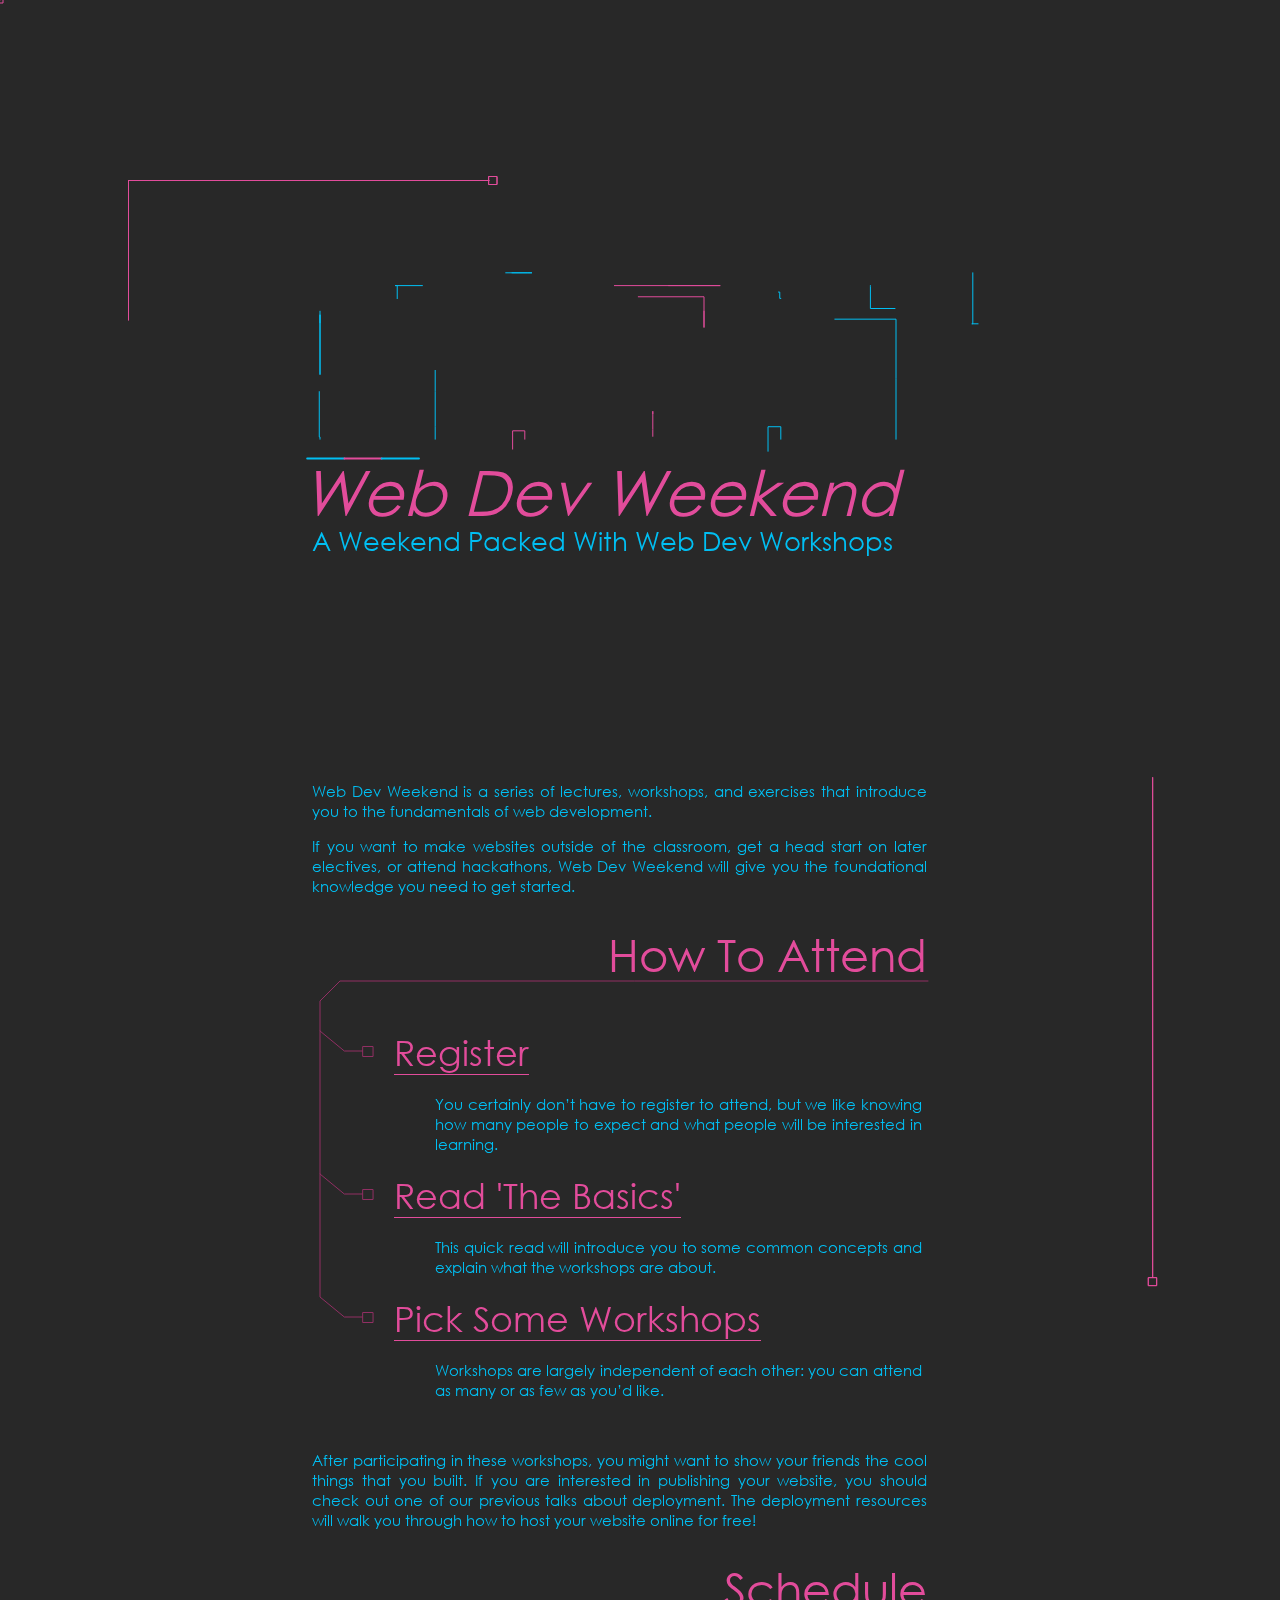
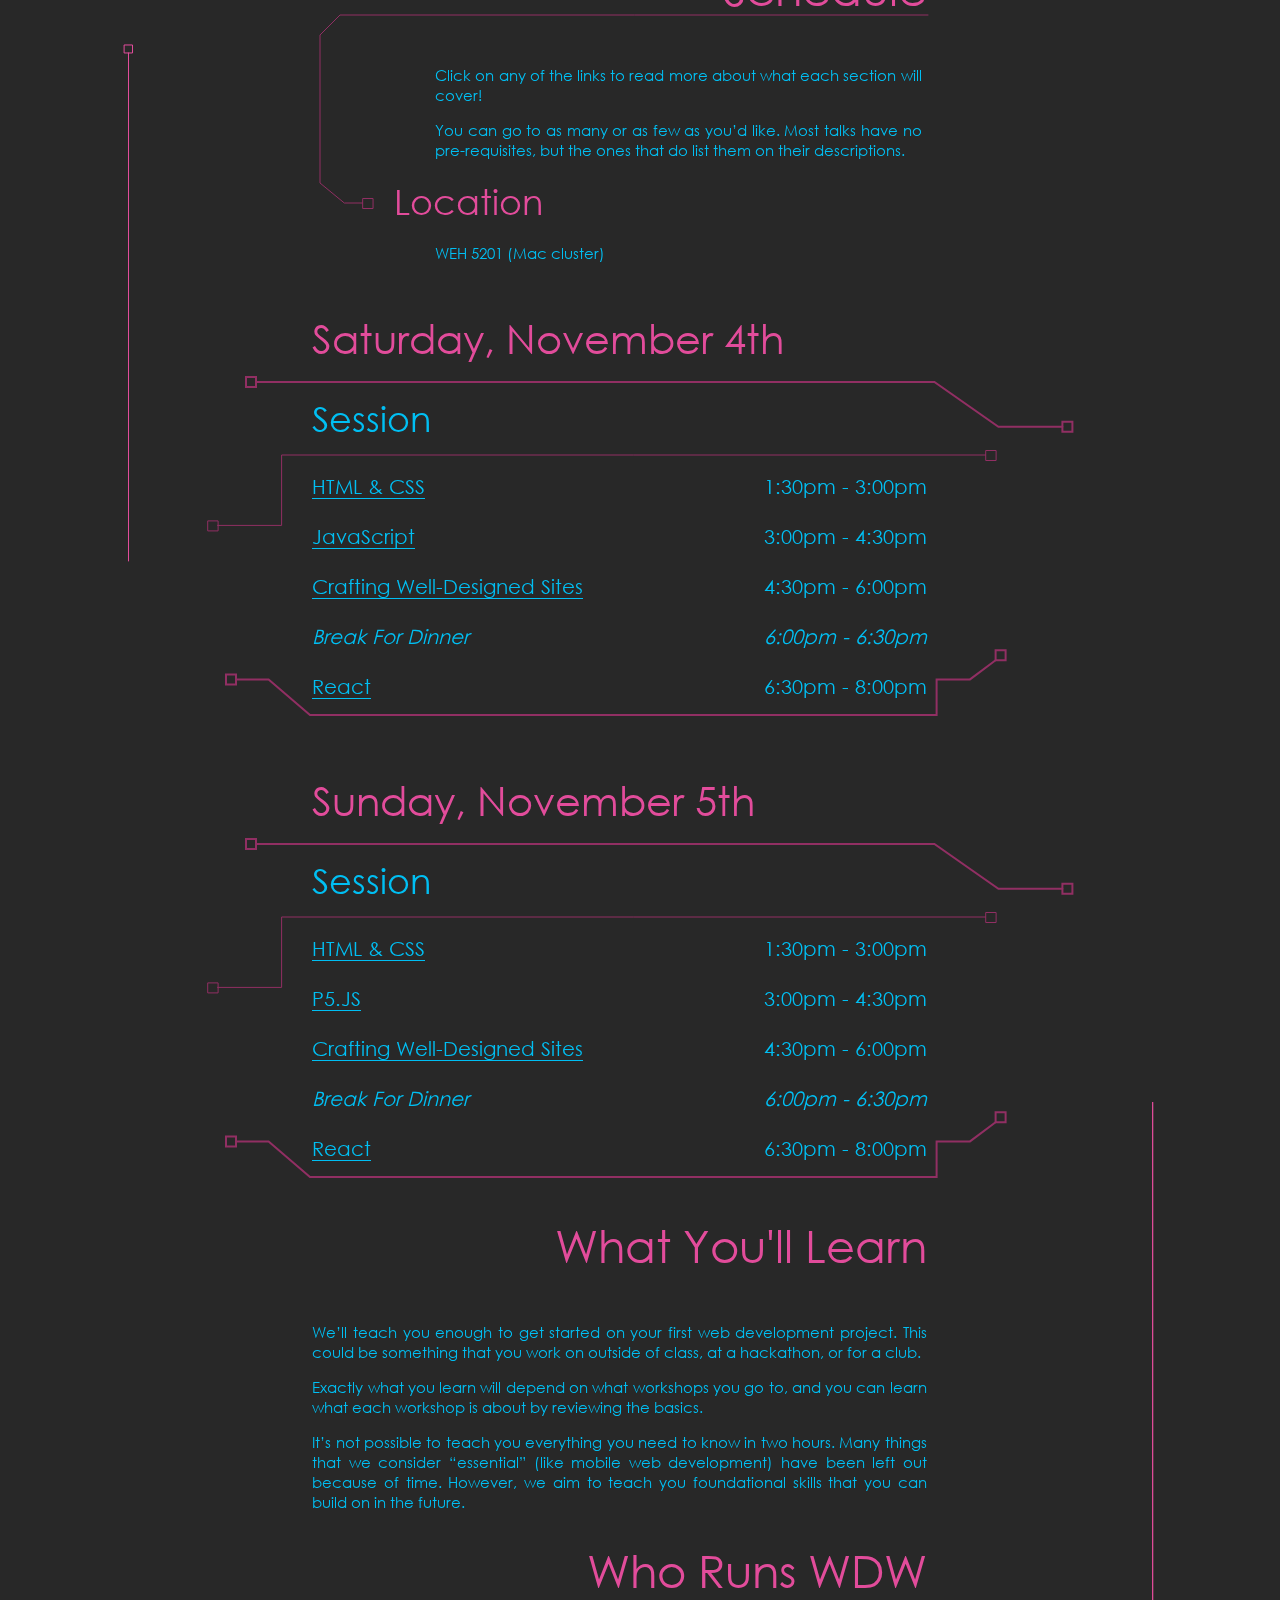
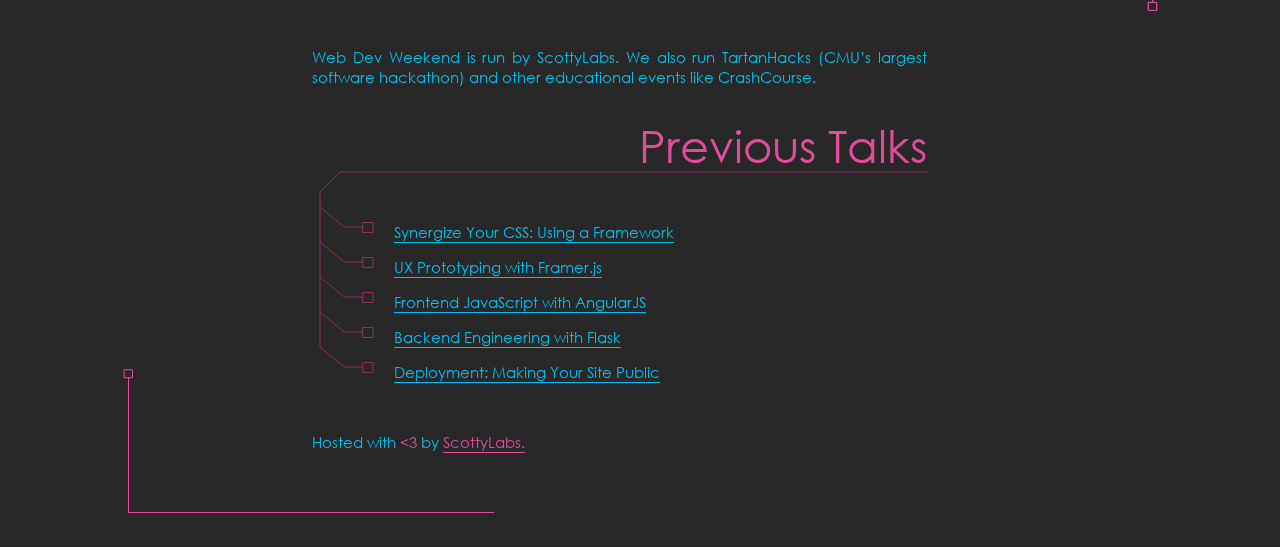
<file: index.html>
<!DOCTYPE html>
<html>
<head>
    <meta charset="utf-8">
    <meta http-equiv="X-UA-Compatible" content="IE=edge">
    <title>WDW | Home</title>
    <meta name="viewport" content="width=device-width, initial-scale=1">
    <meta name="description" content="A talk series comprised of interactive workshops that teach the fundamentals of web development.">
    <link rel="icon" href="assets/mini_logo.png">
    <link rel="stylesheet" type="text/css" href="styles/style.css">
    <script src="p5.min.js"></script>
    <script src="p5.collide2d.min.js"></script>
    <script src="https://ajax.googleapis.com/ajax/libs/jquery/3.2.1/jquery.min.js"></script>
</head>

<body id=main style="background-color:#282828;">
    <div class=black-bar></div>
    <div class=label id=label1><img id=image_label src="assets/button.png"></div>
    <div class=label id=label2><img id=image_label src="assets/p5_button.png"></div>
    <div class=label id=label3><img id=image_label src="assets/react_button.png"></div>
    <div class=label id=label4><img id=image_label src="assets/design_button.png"></div>
    <div class=label id=label5><img id=image_label src="assets/js_button.png"></div>
    <div class=label id=label6><img id=image_label src="assets/html_button.png"></div>
    <div class=label id=label7><img id=image_label src="assets/basics_button.png"></div>
    <div class=label id=label8><img id=image_label src="assets/home_button.png"></div>
    <div class=main-encapsle>
        <script text="text/javascript" src="sketches/index-sketch.js"></script>
        <div name=top></div>
        <div id=border-start></div>
        <div id=logo-space></div>
        <div style="margin-left: 17%"">
            <div id=main-logo style="height: 15vw"></div>
        </div>
        <div class=pink-text id=title>Web Dev Weekend</div>
        <div class=blue-text id=subtitle>A Weekend Packed With Web Dev Workshops</div>

        <p class=blue-text>Web Dev Weekend is a series of lectures, workshops, and exercises that introduce you to the fundamentals of web development.</p>
        <p class=blue-text>If you want to make websites outside of the classroom, get a head start on later electives, or attend hackathons, Web Dev Weekend will give you the foundational knowledge you need to get started.</p>

        <div class=pink-text id=header>How To Attend</div>
        <div id=line-pre-01></div>
        <div class="pink-text sub-header sub-header-first" id=line-obj-01><a class=pink_text href="https://docs.google.com/forms/d/e/1FAIpQLSeR5Zwwo2hIszTzXC_oohsBylDHh0V2qf7CjVq5jRppu4ZGow/viewform">Register</a></div>
        <div class="blue-text sub-text">You certainly don’t have to register to attend, but we like knowing how many people to expect and what people will be interested in learning.</div>
        <div class="pink-text sub-header" id=line-obj-02><a class=pink_text href="basics.html">Read 'The Basics'</a></div>
        <div class="blue-text sub-text">This quick read will introduce you to some common concepts and explain what the workshops are about.</div>
        <div class="pink-text sub-header" id="line-obj-03"><a class=pink_text href="index.html">Pick Some Workshops</a></div>
        <div class="blue-text sub-text">Workshops are largely independent of each other: you can attend as many or as few as you’d like.</div>
        <p class=blue-text style="margin-top: 50px"> After participating in these workshops, you might want to show your friends the cool things that you built. If you are interested in publishing your website, you should check out one of our previous talks about deployment. The deployment resources will walk you through how to host your website online for free!</p>

        <div class=pink-text id=header>Schedule</div>
        <div id=line-pre-02></div>
        <p class="blue-text sub-text" style="margin-top: 50px"> Click on any of the links to read more about what each section will cover! </p>
        <p class="blue-text sub-text"> You can go to as many or as few as you’d like. Most talks have no pre-requisites, but the ones that do list them on their descriptions.</p>
        <div class="pink-text sub-header" id=line-end-02>Location</div>
        <div id=line-obj-04></div>
        <div class="blue-text sub-text">WEH 5201 (Mac cluster)</div>

        <div class=pink-text id=date-text>Saturday, November 4th</div>
        <div id=date-line-01></div>

        <p class=blue-text id=session>Session</p>
        <div id=date-line-02></div>
        <div class="schedule-element first-schedule">
            <p class=blue-text id=schedule-talk><a class=blue_text href="html.html">HTML & CSS</a></p>
            <p class=blue-text id=schedule-time>1:30pm - 3:00pm</p>
        </div>
        <div class=schedule-element>
            <p class=blue-text id=schedule-talk><a class=blue_text href="javascript.html">JavaScript</a></p>
            <p class=blue-text id=schedule-time>3:00pm - 4:30pm</p>
        </div>
        <div class=schedule-element>
            <p class=blue-text id=schedule-talk><a class=blue_text href="design.html">Crafting Well-Designed Sites</a></p>
            <p class=blue-text id=schedule-time>4:30pm - 6:00pm</p>
        </div>
        <div class=schedule-element>
            <p class=blue-text id=schedule-talk style="font-style: italic">Break For Dinner</p>
            <p class=blue-text id=schedule-time style="font-style: italic">6:00pm - 6:30pm</p>
        </div>
        <div class=schedule-element>
            <p class=blue-text id=schedule-talk><a class=blue_text href="react.html">React</a></p>
            <p class=blue-text id=schedule-time>6:30pm - 8:00pm</p>
        </div>
        <div id=date-line-03></div>

        <div class=pink-text id=date-text>Sunday, November 5th</div>
        <div id=date-line-04></div>
        <p class=blue-text id=session>Session</p>
        <div id=date-line-05></div>
        <div class=schedule-element>
            <p class=blue-text id=schedule-talk><a class=blue_text href="html.html">HTML & CSS</a></p>
            <p class=blue-text id=schedule-time>1:30pm - 3:00pm</p>
        </div>
        <div class=schedule-element>
            <p class=blue-text id=schedule-talk><a class=blue_text href="p5js.html">P5.JS</a></p>
            <p class=blue-text id=schedule-time>3:00pm - 4:30pm</p>
        </div>
        <div class=schedule-element>
            <p class=blue-text id=schedule-talk><a class=blue_text href="design.html">Crafting Well-Designed Sites</a></p>
            <p class=blue-text id=schedule-time>4:30pm - 6:00pm</p>
        </div>
        <div class=schedule-element>
            <p class=blue-text id=schedule-talk style="font-style: italic">Break For Dinner</p>
            <p class=blue-text id=schedule-time style="font-style: italic">6:00pm - 6:30pm</p>
        </div>
        <div class=schedule-element>
            <p class=blue-text id=schedule-talk><a class=blue_text href="react.html">React</a></p>
            <p class=blue-text id=schedule-time>6:30pm - 8:00pm</p>
        </div>
        <div id=date-line-06></div>

        <div class=pink-text id=header>What You'll Learn</div>
        <p class=blue-text style="margin-top: 50px">We’ll teach you enough to get started on your first web development project. This could be something that you work on outside of class, at a hackathon, or for a club. </p>
        <p class=blue-text>Exactly what you learn will depend on what workshops you go to, and you can learn what each workshop is about by reviewing the basics.</p>
        <p class=blue-text>It’s not possible to teach you everything you need to know in two hours. Many things that we consider “essential” (like mobile web development) have been left out because of time. However, we aim to teach you foundational skills that you can build on in the future.</p>

        <div class=pink-text id=header>Who Runs WDW</div>
        <p class=blue-text style="margin-top: 50px">Web Dev Weekend is run by ScottyLabs. We also run TartanHacks (CMU’s largest software hackathon) and other educational events like CrashCourse.</p>

        <div class=pink-text id=header>Previous Talks</div>
        <div id=line-pre-03></div>
        <p class="blue-text prev-talks" id=prev-talk-first><a class=blue_text href="https://scottylabs.org/">Synergize Your CSS: Using a Framework</a></p>
        <div id=line-obj-05></div>
        <p class="blue-text prev-talks"><a class=blue_text href="https://scottylabs.org/">UX Prototyping with Framer.js</a></p>
        <div id=line-obj-06></div>
        <p class="blue-text prev-talks"><a class=blue_text href="https://scottylabs.org/">Frontend JavaScript with AngularJS</a></p>
        <div id=line-obj-07></div>
        <p class="blue-text prev-talks"><a class=blue_text href="https://scottylabs.org/">Backend Engineering with Flask</a></p>
        <div id=line-obj-08></div>
        <p class="blue-text prev-talks"><a class=blue_text href="https://scottylabs.org/">Deployment: Making Your Site Public</a></p>
        <div id=line-obj-09></div>

        <p class=blue-text style="margin-top: 50px; padding-bottom: 5vh;">Hosted with <span style="color:#e24c9b"><3</span> by <a class=pink_text href="https://scottylabs.org/">ScottyLabs.</a></p>
        <div id=border-end style="margin-bottom: 50px;"></div>
    </div>
    <script src="setups/setup.js"></script>
</body>
</html>
</file>
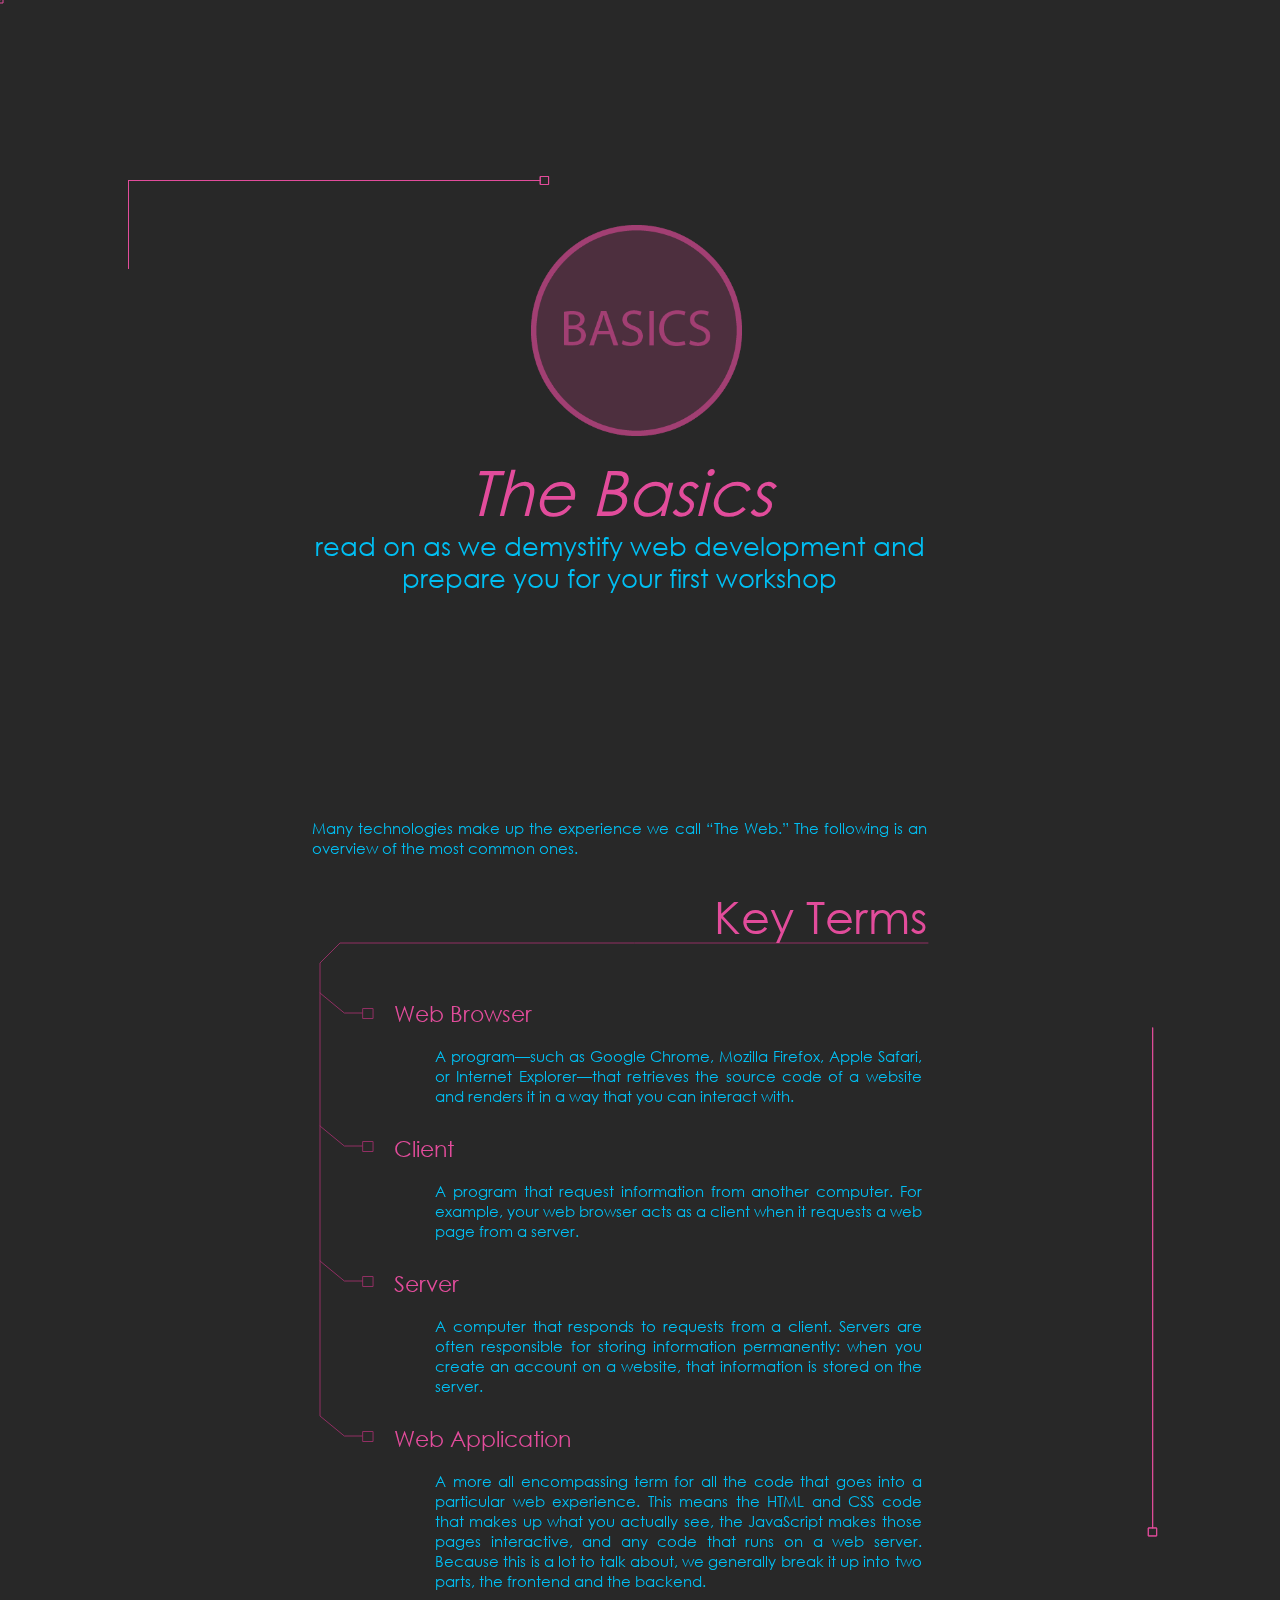
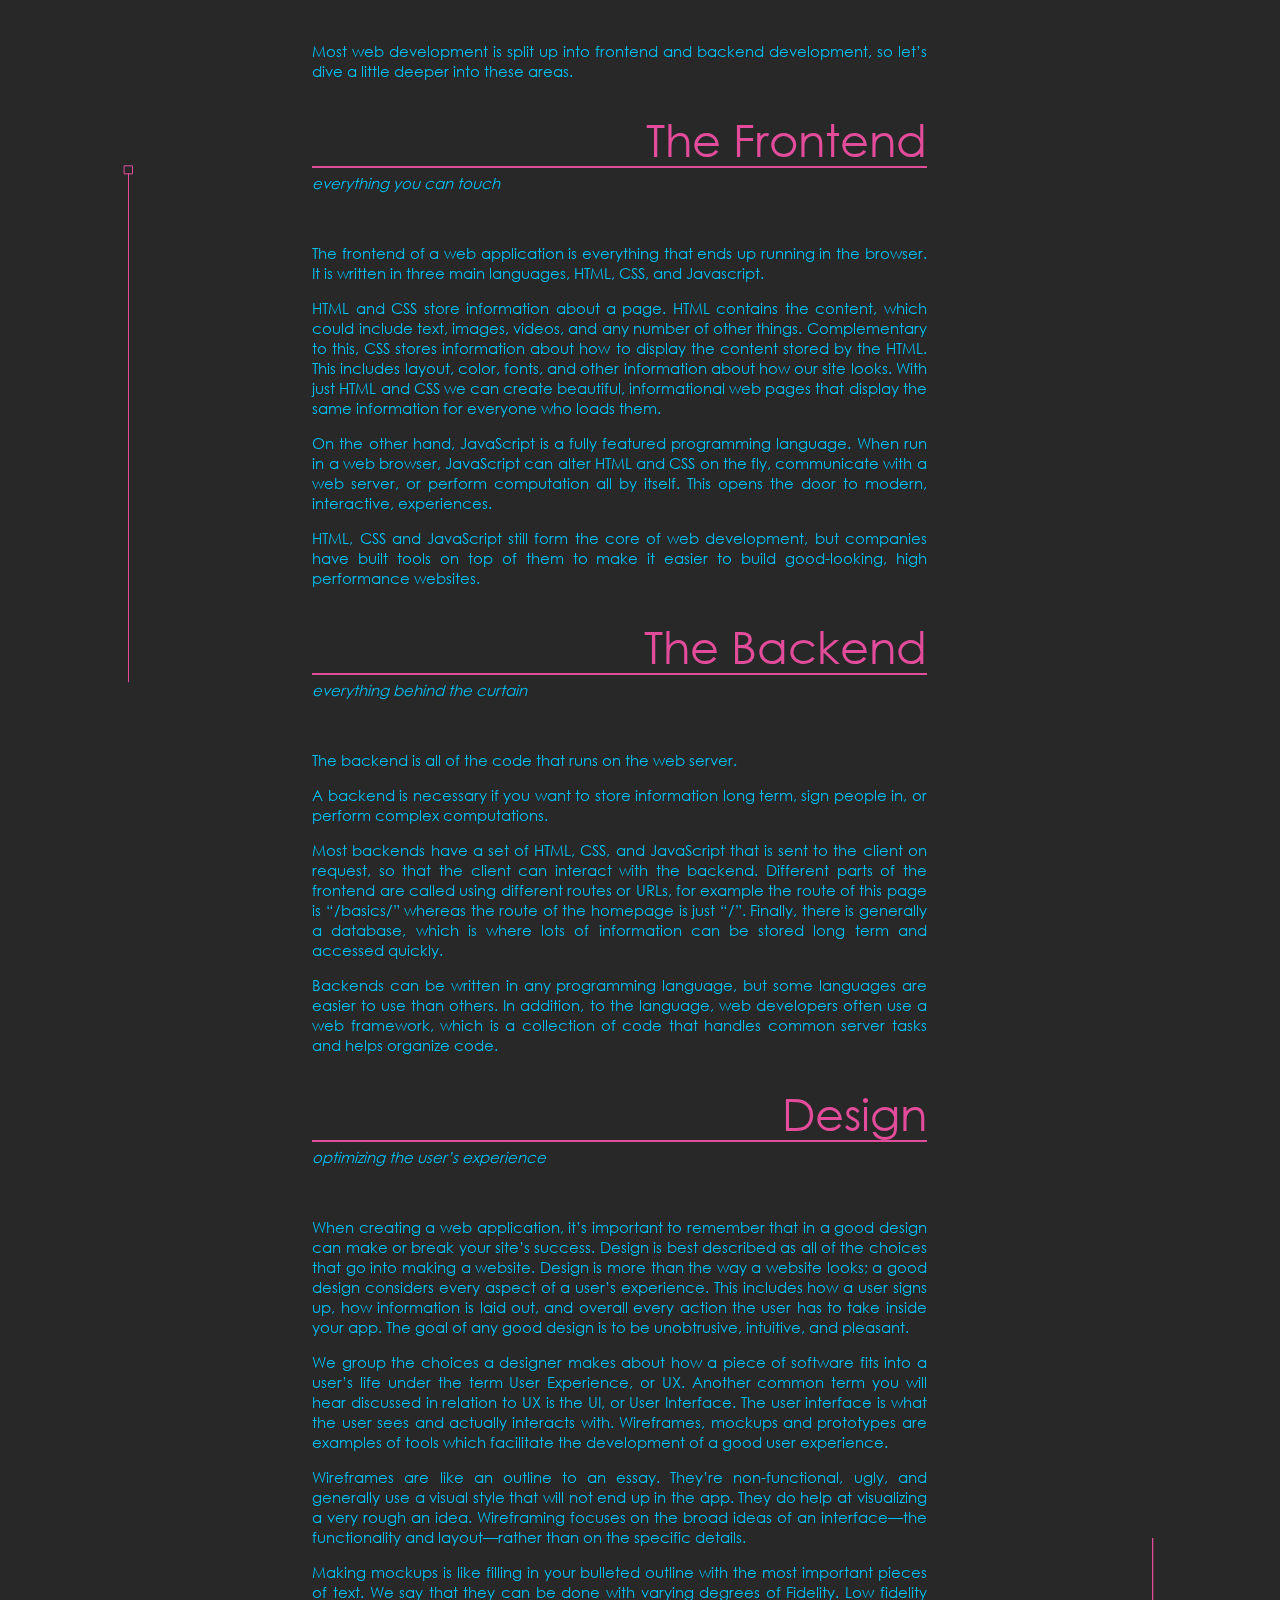
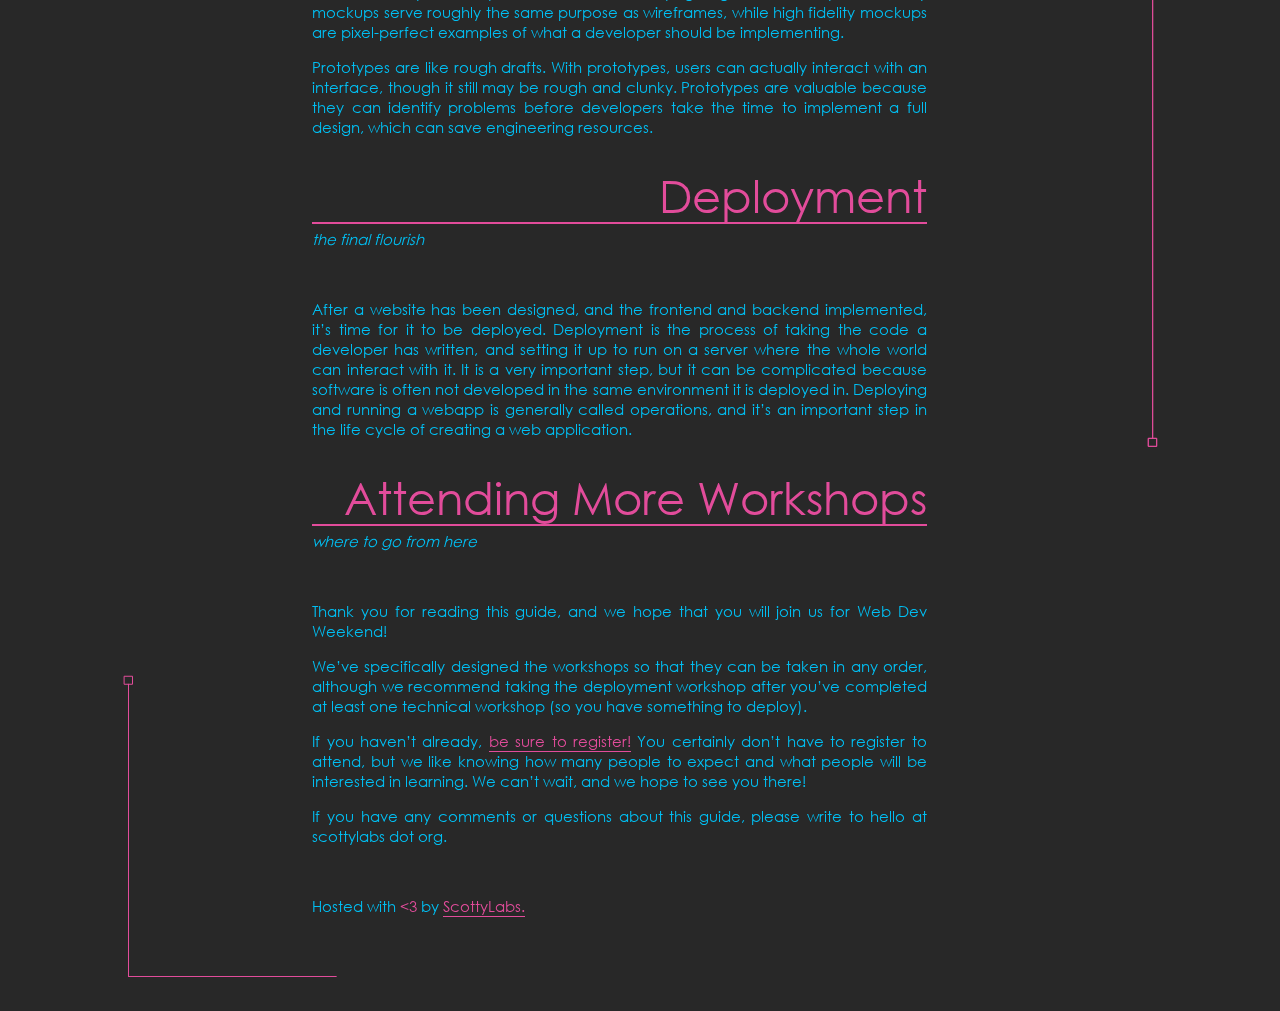
<file: basics.html>
<!DOCTYPE html>
<html>
<head>
    <meta charset="utf-8">
    <meta http-equiv="X-UA-Compatible" content="IE=edge">
    <title>WDW | Basics</title>
    <meta name="viewport" content="width=device-width, initial-scale=1">
    <meta name="description" content="A talk series comprised of interactive workshops that teach the fundamentals of web development.">
    <link rel="icon" href="assets/mini_logo.png">
    <link rel="stylesheet" type="text/css" href="styles/style.css">
    <link rel="stylesheet" type="text/css" href="styles/basics-style.css">
    <script src="p5.min.js"></script>
    <script src="p5.collide2d.min.js"></script>
    <script src="https://ajax.googleapis.com/ajax/libs/jquery/3.2.1/jquery.min.js"></script>
</head>

<body id=main style="background-color:#282828;">
    <div class=black-bar></div>
    <div class=label id=label1><img id=image_label src="assets/button.png"></div>
    <div class=label id=label2><img id=image_label src="assets/p5_button.png"></div>
    <div class=label id=label3><img id=image_label src="assets/react_button.png"></div>
    <div class=label id=label4><img id=image_label src="assets/design_button.png"></div>
    <div class=label id=label5><img id=image_label src="assets/js_button.png"></div>
    <div class=label id=label6><img id=image_label src="assets/html_button.png"></div>
    <div class=label id=label7><img id=image_label class=logo src="assets/basics_button.png"></div>
    <div class=label id=label8><img id=image_label src="assets/home_button.png"></div>
    <div class=main-encapsle>
        <script text="text/javascript" src="sketches/basics-sketch.js"></script>
        <div name=top></div>
        <div id=border-start></div>
        <div id=logo-space></div>
        <div>
            <div id=main-logo style="height: 15vw"></div>
        </div>
        <div class=pink-text id=title-center>The Basics</div>
        <div class=blue-text id=subtitle-center>read on as we demystify web development and prepare you for your first workshop</div>

        <p class=blue-text>Many technologies make up the experience we call “The Web.” The following is an overview of the most common ones.</p>

        <div class=pink-text id=header>Key Terms</div>
        <div id=line-pre-01></div>
        <div class="pink-text sub-header sub-header-first" id=line-obj-01>Web Browser</div>
        <div class="blue-text sub-text">A program—such as Google Chrome, Mozilla Firefox, Apple Safari, or Internet Explorer—that retrieves the source code of a website and renders it in a way that you can interact with.</div>
        <div class="pink-text sub-header" id=line-obj-02>Client</div>
        <div class="blue-text sub-text">A program that request information from another computer. For example, your web browser acts as a client when it requests a web page from a server.</div>
        <div class="pink-text sub-header" id="line-obj-03">Server</div>
        <div class="blue-text sub-text">A computer that responds to requests from a client. Servers are often responsible for storing information permanently: when you create an account on a website, that information is stored on the server.</div>
        <div class="pink-text sub-header" id="line-obj-03-5">Web Application</div>
        <div class="blue-text sub-text">A more all encompassing term for all the code that goes into a particular web experience. This means the HTML and CSS code that makes up what you actually see, the JavaScript makes those pages interactive, and any code that runs on a web server. Because this is a lot to talk about, we generally break it up into two parts, the frontend and the backend.</div>
        <p class=blue-text style="margin-top: 50px"> Most web development is split up into frontend and backend development, so let’s dive a little deeper into these areas.</p>

        <div class=pink-text id=header>The Frontend</div>
        <div class=line></div>
        <p class=blue-text style="font-style: italic; margin-top: 5px">everything you can touch</p>
        <p class=blue-text style="margin-top: 50px">The frontend of a web application is everything that ends up running in the browser. It is written in three main languages, HTML, CSS, and Javascript.</p>
        <p class=blue-text>HTML and CSS store information about a page. HTML contains the content, which could include text, images, videos, and any number of other things. Complementary to this, CSS stores information about how to display the content stored by the HTML. This includes layout, color, fonts, and other information about how our site looks. With just HTML and CSS we can create beautiful, informational web pages that display the same information for everyone who loads them.</p>
        <p class=blue-text>On the other hand, JavaScript is a fully featured programming language. When run in a web browser, JavaScript can alter HTML and CSS on the fly, communicate with a web server, or perform computation all by itself. This opens the door to modern, interactive, experiences.</p>
        <p class=blue-text>HTML, CSS and JavaScript still form the core of web development, but companies have built tools on top of them to make it easier to build good-looking, high performance websites.</p>

        <div class=pink-text id=header>The Backend</div>
        <div class=line></div>
        <p class=blue-text style="font-style: italic; margin-top: 5px">everything behind the curtain</p>
        <p class=blue-text style="margin-top: 50px">The backend is all of the code that runs on the web server.</p>
        <p class=blue-text>A backend is necessary if you want to store information long term, sign people in, or perform complex computations.</p>
        <p class=blue-text>Most backends have a set of HTML, CSS, and JavaScript that is sent to the client on request, so that the client can interact with the backend. Different parts of the frontend are called using different routes or URLs, for example the route of this page is “/basics/” whereas the route of the homepage is just “/”. Finally, there is generally a database, which is where lots of information can be stored long term and accessed quickly.</p>
        <p class=blue-text>Backends can be written in any programming language, but some languages are easier to use than others. In addition, to the language, web developers often use a web framework, which is a collection of code that handles common server tasks and helps organize code.</p>

        <div class=pink-text id=header>Design</div>
        <div class=line></div>
        <p class=blue-text style="font-style: italic; margin-top: 5px">optimizing the user’s experience</p>
        <p class=blue-text style="margin-top: 50px">When creating a web application, it’s important to remember that in a good design can make or break your site’s success. Design is best described as all of the choices that go into making a website. Design is more than the way a website looks; a good design considers every aspect of a user’s experience. This includes how a user signs up, how information is laid out, and overall every action the user has to take inside your app. The goal of any good design is to be unobtrusive, intuitive, and pleasant.</p>
        <p class=blue-text>We group the choices a designer makes about how a piece of software fits into a user’s life under the term User Experience, or UX. Another common term you will hear discussed in relation to UX is the UI, or User Interface. The user interface is what the user sees and actually interacts with. Wireframes, mockups and prototypes are examples of tools which facilitate the development of a good user experience.</p>
        <p class=blue-text>Wireframes are like an outline to an essay. They’re non-functional, ugly, and generally use a visual style that will not end up in the app. They do help at visualizing a very rough an idea. Wireframing focuses on the broad ideas of an interface—the functionality and layout—rather than on the specific details.</p>
        <p class=blue-text>Making mockups is like filling in your bulleted outline with the most important pieces of text. We say that they can be done with varying degrees of Fidelity. Low fidelity mockups serve roughly the same purpose as wireframes, while high fidelity mockups are pixel-perfect examples of what a developer should be implementing.</p>
        <p class=blue-text>Prototypes are like rough drafts. With prototypes, users can actually interact with an interface, though it still may be rough and clunky. Prototypes are valuable because they can identify problems before developers take the time to implement a full design, which can save engineering resources.</p>

        <div class=pink-text id=header>Deployment</div>
        <div class=line></div>
        <p class=blue-text style="font-style: italic; margin-top: 5px">the final flourish</p>
        <p class=blue-text style="margin-top: 50px">After a website has been designed, and the frontend and backend implemented, it’s time for it to be deployed. Deployment is the process of taking the code a developer has written, and setting it up to run on a server where the whole world can interact with it. It is a very important step, but it can be complicated because software is often not developed in the same environment it is deployed in. Deploying and running a webapp is generally called operations, and it’s an important step in the life cycle of creating a web application.</p>

        <div class=pink-text id=header>Attending More Workshops</div>
        <div class=line></div>
        <p class=blue-text style="font-style: italic; margin-top: 5px">where to go from here</p>
        <p class=blue-text style="margin-top: 50px">Thank you for reading this guide, and we hope that you will join us for Web Dev Weekend!</p>
        <p class=blue-text>We’ve specifically designed the workshops so that they can be taken in any order, although we recommend taking the deployment workshop after you’ve completed at least one technical workshop (so you have something to deploy).</p>
        <p class=blue-text>If you haven’t already, <a class=pink_text href="https://docs.google.com/forms/d/e/1FAIpQLSeR5Zwwo2hIszTzXC_oohsBylDHh0V2qf7CjVq5jRppu4ZGow/viewform">be sure to register!</a> You certainly don’t have to register to attend, but we like knowing how many people to expect and what people will be interested in learning. We can’t wait, and we hope to see you there!</p>
        <p class=blue-text>If you have any comments or questions about this guide, please write to hello at scottylabs dot org.</p>

        <p class=blue-text style="margin-top: 50px; padding-bottom: 5vh;">Hosted with <span style="color:#e24c9b"><3</span> by <a class=pink_text href="https://scottylabs.org/">ScottyLabs.</a></p>
        <div id=border-end style="margin-bottom: 50px;"></div>
    </div>
    <script src="setups/basics-setup.js"></script>
</body>
</html>
</file>
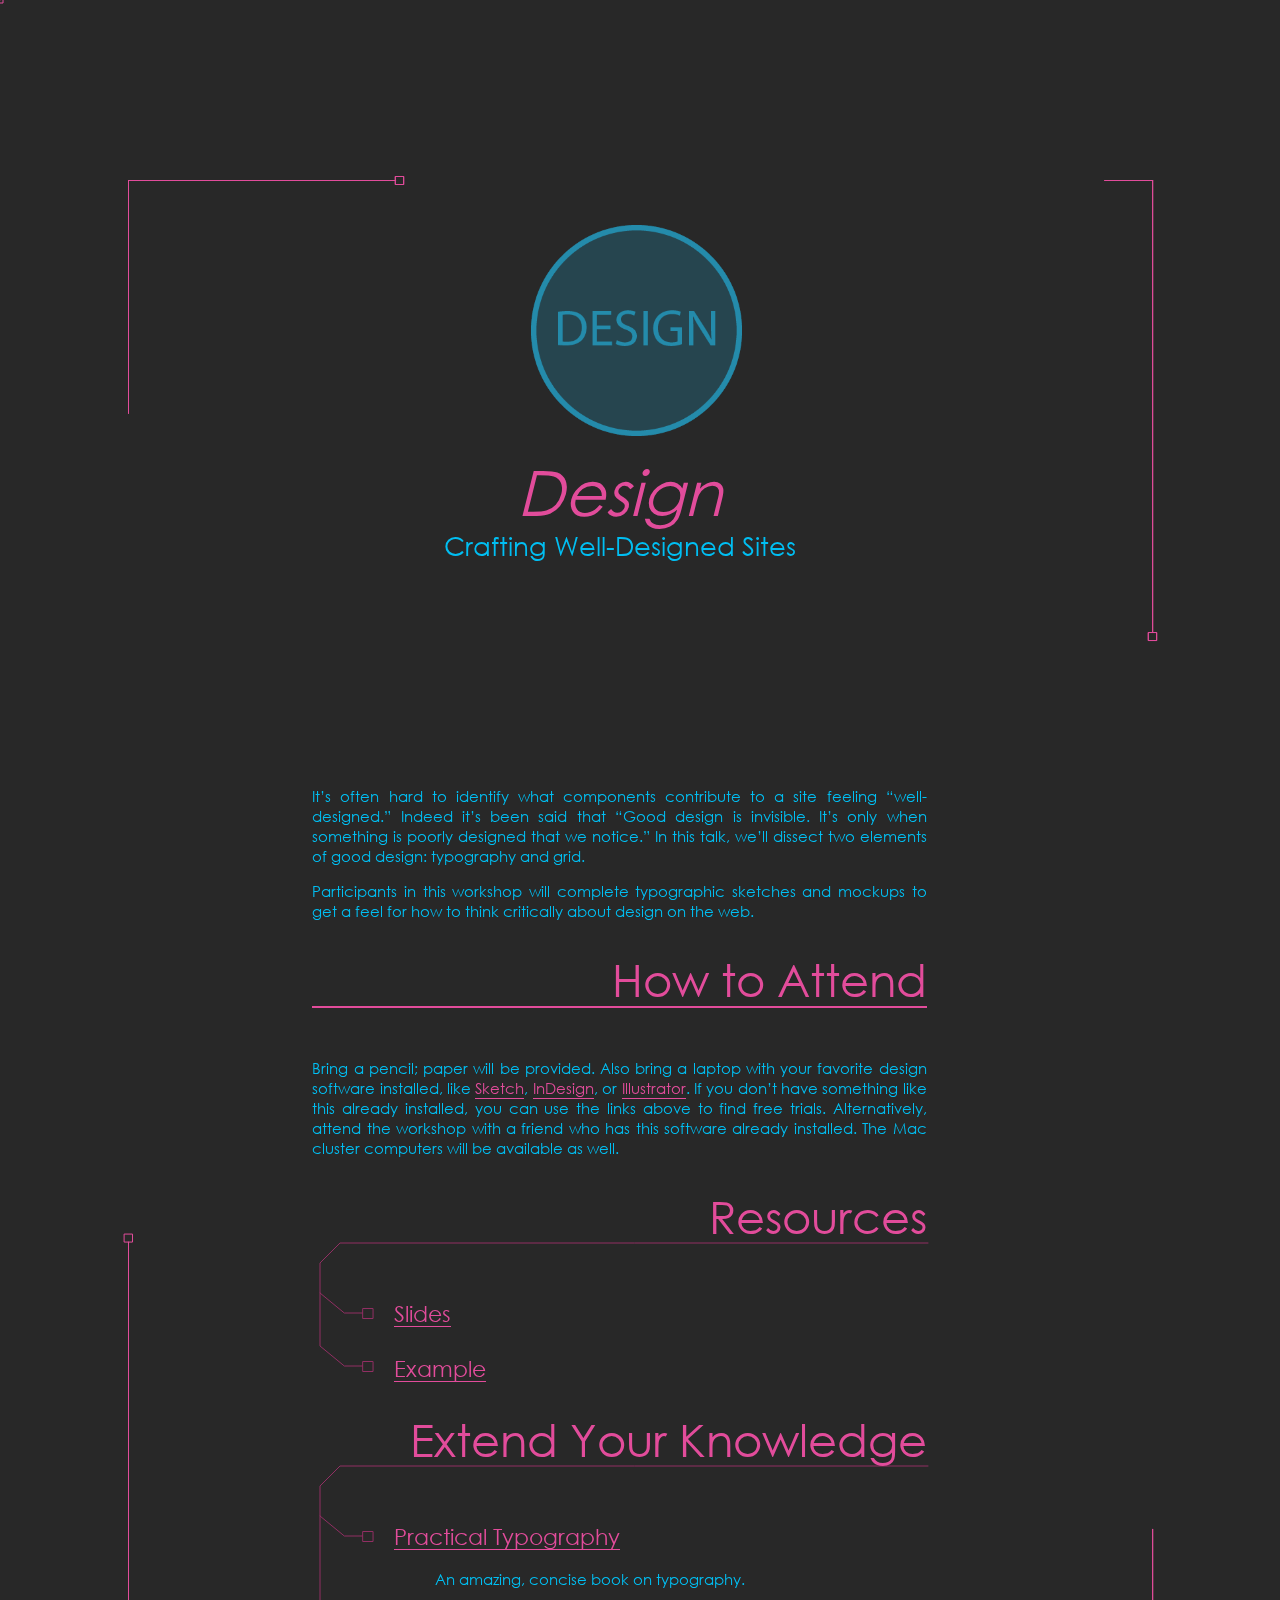
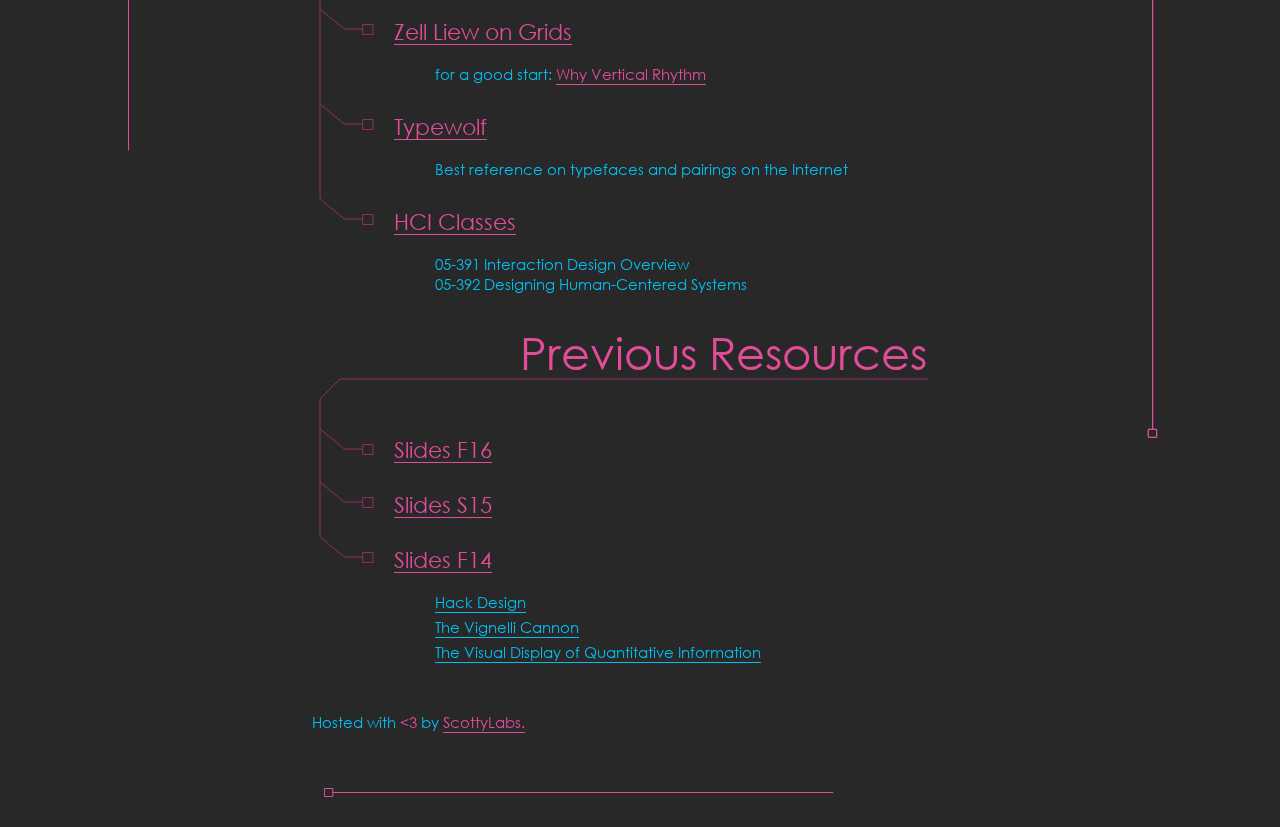
<file: design.html>
<!DOCTYPE html>
<html>
<head>
    <meta charset="utf-8">
    <meta http-equiv="X-UA-Compatible" content="IE=edge">
    <title>WDW | Design</title>
    <meta name="viewport" content="width=device-width, initial-scale=1">
    <meta name="description" content="A talk series comprised of interactive workshops that teach the fundamentals of web development.">
    <link rel="icon" href="assets/mini_logo.png">
    <link rel="stylesheet" type="text/css" href="styles/style.css">
    <link rel="stylesheet" type="text/css" href="styles/design-style.css">
    <script src="p5.min.js"></script>
    <script src="p5.collide2d.min.js"></script>
    <script src="https://ajax.googleapis.com/ajax/libs/jquery/3.2.1/jquery.min.js"></script>
</head>

<body id=main style="background-color:#282828;">
    <div class=black-bar></div>
    <div class=label id=label1><img id=image_label src="assets/button.png"></div>
    <div class=label id=label2><img id=image_label src="assets/p5_button.png"></div>
    <div class=label id=label3><img id=image_label src="assets/react_button.png"></div>
    <div class=label id=label4><img id=image_label class=logo src="assets/design_button.png"></div>
    <div class=label id=label5><img id=image_label src="assets/js_button.png"></div>
    <div class=label id=label6><img id=image_label src="assets/html_button.png"></div>
    <div class=label id=label7><img id=image_label src="assets/basics_button.png"></div>
    <div class=label id=label8><img id=image_label src="assets/home_button.png"></div>
    <div class=main-encapsle>
        <script text="text/javascript" src="sketches/design-sketch.js"></script>
        <div name=top></div>
        <div id=border-start></div>
        <div id=logo-space></div>
        <div>
            <div id=main-logo style="height: 15vw"></div>
        </div>
        <div class=pink-text id=title-center>Design</div>
        <div class=blue-text id=subtitle-center>Crafting Well-Designed Sites</div>

        <p class=blue-text>It’s often hard to identify what components contribute to a site feeling “well-designed.” Indeed it’s been said that “Good design is invisible. It’s only when something is poorly designed that we notice.” In this talk, we’ll dissect two elements of good design: typography and grid.</p>
        <p class=blue-text>Participants in this workshop will complete typographic sketches and mockups to get a feel for how to think critically about design on the web.</p>

        <div class=pink-text id=header>How to Attend</div>
        <div class=line></div>
        <p class=blue-text style="margin-top: 50px">Bring a pencil; paper will be provided. Also bring a laptop with your favorite design software installed, like <a class=pink_text href="https://www.sketchapp.com/">Sketch</a>, <a class=pink_text href="https://www.adobe.com/downloads.html">InDesign</a>, or <a class=pink_text href="https://www.adobe.com/downloads.html">Illustrator</a>. If you don’t have something like this already installed, you can use the links above to find free trials. Alternatively, attend the workshop with a friend who has this software already installed. The Mac cluster computers will be available as well.</p>

        <div class=pink-text id=header>Resources</div>
        <div id=line-pre-01></div>
        <div class="pink-text sub-header sub-header-first" id=line-obj-01><a class=pink_text href="https://scottylabs.org/">Slides</a></div>
        <div class="pink-text sub-header" id=line-obj-02><a class=pink_text href="https://scottylabs.org/">Example</a></div>

        <div class=pink-text id=header>Extend Your Knowledge</div>
        <div id=line-pre-02></div>
        <div class="pink-text sub-header sub-header-first" id=line-obj-03><a class=pink_text href="https://practicaltypography.com/">Practical Typography</a></div>
        <div class="blue-text sub-text">An amazing, concise book on typography.</div>
        <div class="pink-text sub-header" id=line-obj-04><a class=pink_text href="https://zellwk.com/blog/">Zell Liew on Grids</a></div>
        <div class="blue-text sub-text">for a good start: <a class=pink_text href="https://zellwk.com/blog/why-vertical-rhythms/">Why Vertical Rhythm</a></div>
        <div class="pink-text sub-header" id=line-obj-05><a class=pink_text href="https://www.typewolf.com/">Typewolf</a></div>
        <div class="blue-text sub-text">Best reference on typefaces and pairings on the Internet</div>
        <div class="pink-text sub-header" id=line-obj-06><a class=pink_text href="https://www.hcii.cmu.edu/">HCI Classes</a></div>
        <div class="blue-text sub-text">05-391 Interaction Design Overview</div>
        <div class="blue-text sub-text">05-392 Designing Human-Centered Systems</div>

        <div class=pink-text id=header>Previous Resources</div>
        <div id=line-pre-03></div>
        <div class="pink-text sub-header sub-header-first" id=line-obj-07><a class=pink_text href="https://scottylabs.org/">Slides F16</a></div>
        <div class="pink-text sub-header" id=line-obj-08><a class=pink_text href="https://scottylabs.org/">Slides S15</a></div>
        <div class="pink-text sub-header" id=line-obj-09><a class=pink_text href="https://scottylabs.org/">Slides F14</a></div>
        <div class="blue-text sub-text" style="margin-bottom: 5px"><a class=blue_text href="https://scottylabs.org/">Hack Design</a></div>
        <div class="blue-text sub-text" style="margin-bottom: 5px"><a class=blue_text href="https://scottylabs.org/">The Vignelli Cannon</a></div>
        <div class="blue-text sub-text"><a class=blue_text href="https://scottylabs.org/">The Visual Display of Quantitative Information</a></div>

        <p class=blue-text style="margin-top: 50px; padding-bottom: 5vh;">Hosted with <span style="color:#e24c9b"><3</span> by <a class=pink_text href="https://scottylabs.org/">ScottyLabs.</a></p>
        <div id=border-end style="margin-bottom: 50px;"></div>
    </div>
    <script src="setups/design-setup.js"></script>
</body>
</html>
</file>
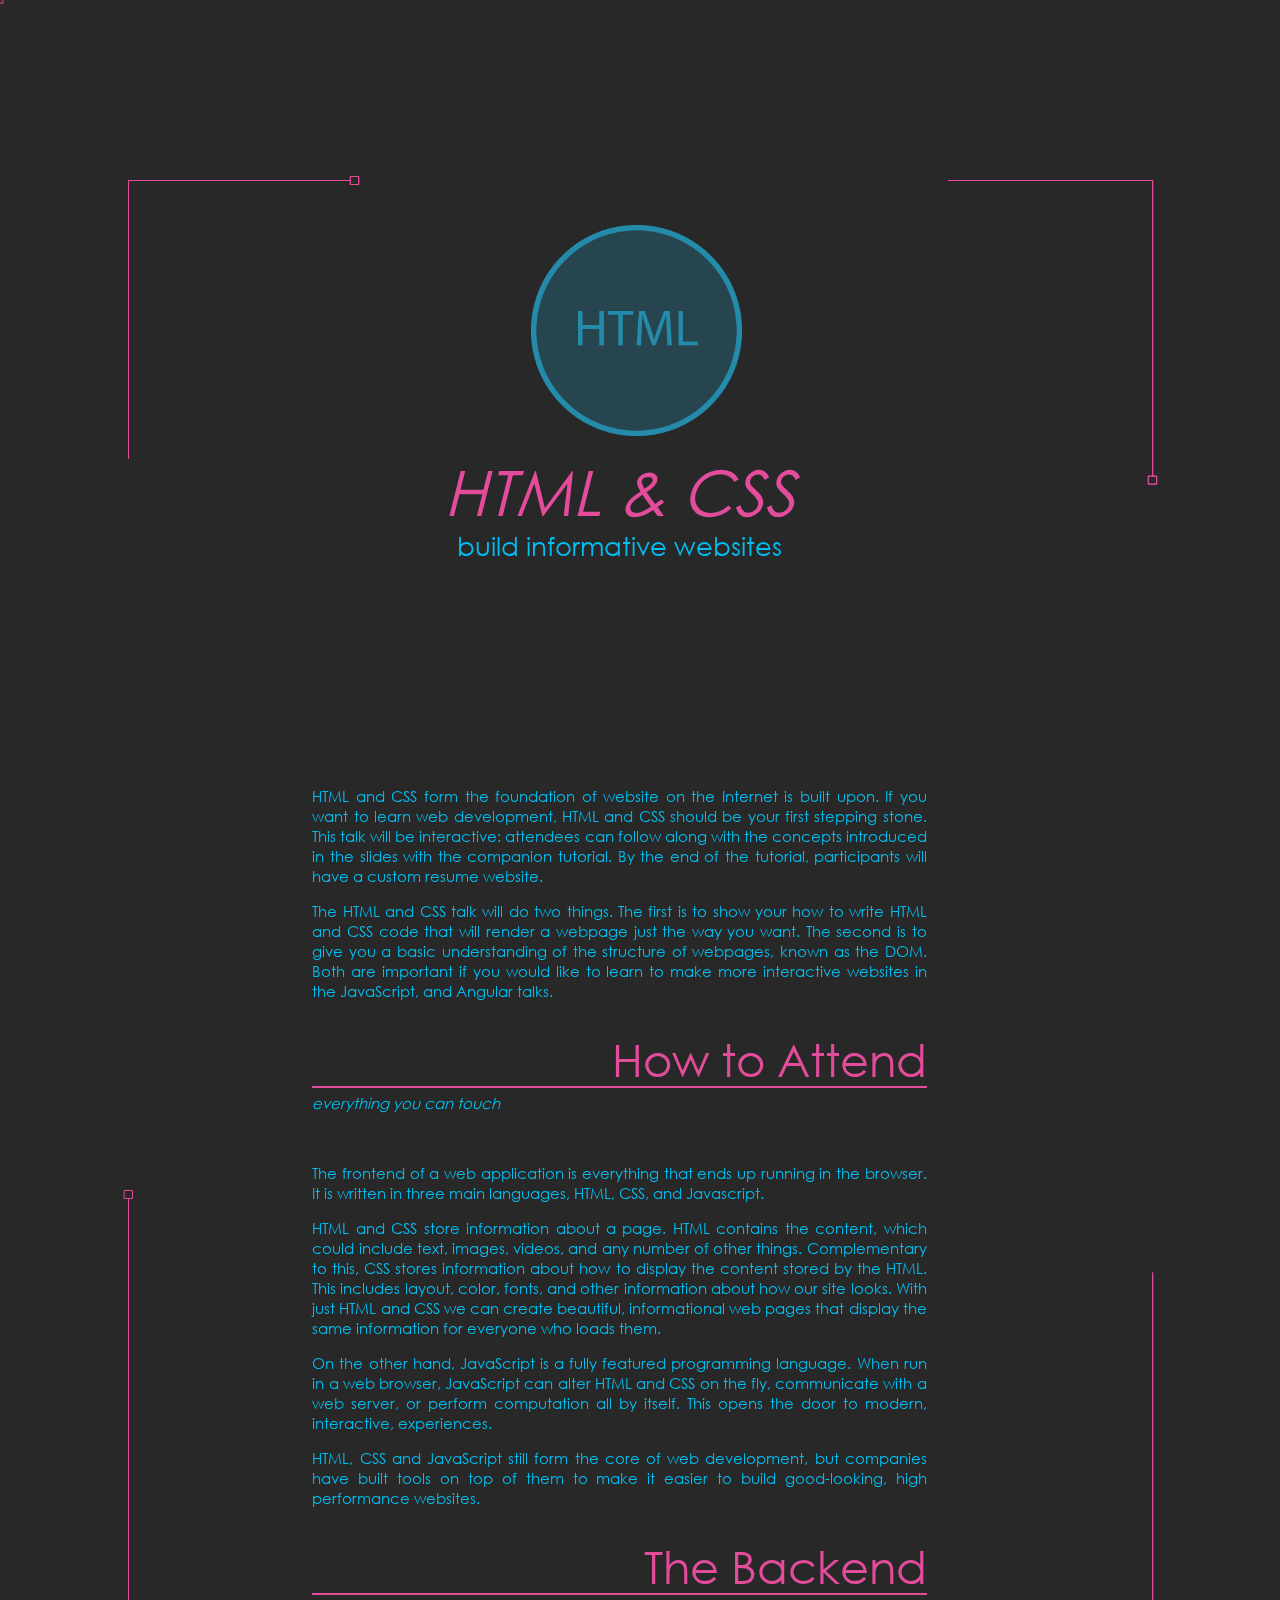
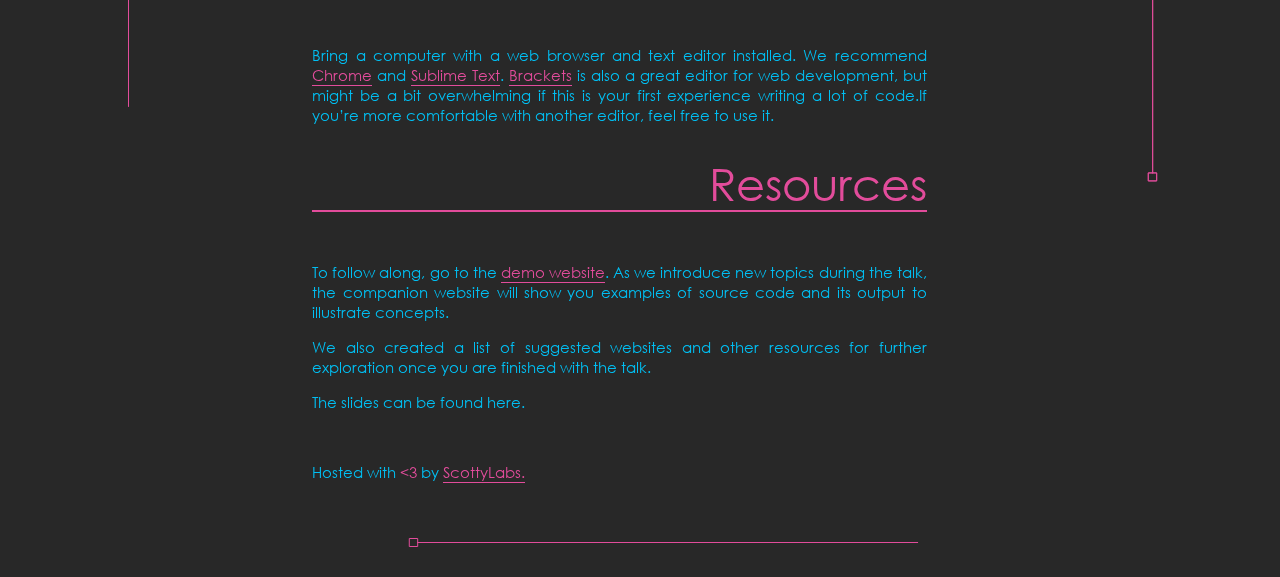
<file: html.html>
<!DOCTYPE html>
<html>
<head>
    <meta charset="utf-8">
    <meta http-equiv="X-UA-Compatible" content="IE=edge">
    <title>WDW | HTML</title>
    <meta name="viewport" content="width=device-width, initial-scale=1">
    <meta name="description" content="A talk series comprised of interactive workshops that teach the fundamentals of web development.">
    <link rel="icon" href="assets/mini_logo.png">
    <link rel="stylesheet" type="text/css" href="styles/style.css">
    <link rel="stylesheet" type="text/css" href="styles/html-style.css">
    <script src="p5.min.js"></script>
    <script src="p5.collide2d.min.js"></script>
    <script src="https://ajax.googleapis.com/ajax/libs/jquery/3.2.1/jquery.min.js"></script>
</head>

<body id=main style="background-color:#282828;">
    <div class=black-bar></div>
    <div class=label id=label1><img id=image_label src="assets/button.png"></div>
    <div class=label id=label2><img id=image_label src="assets/p5_button.png"></div>
    <div class=label id=label3><img id=image_label src="assets/react_button.png"></div>
    <div class=label id=label4><img id=image_label src="assets/design_button.png"></div>
    <div class=label id=label5><img id=image_label src="assets/js_button.png"></div>
    <div class=label id=label6><img id=image_label class=logo src="assets/html_button.png"></div>
    <div class=label id=label7><img id=image_label src="assets/basics_button.png"></div>
    <div class=label id=label8><img id=image_label src="assets/home_button.png"></div>
    <div class=main-encapsle>
        <script text="text/javascript" src="sketches/html-sketch.js"></script>
        <div name=top></div>
        <div id=border-start></div>
        <div id=logo-space></div>
        <div>
            <div id=main-logo style="height: 15vw"></div>
        </div>
        <div class=pink-text id=title-center>HTML & CSS</div>
        <div class=blue-text id=subtitle-center>build informative websites</div>

        <p class=blue-text>HTML and CSS form the foundation of website on the Internet is built upon. If you want to learn web development, HTML and CSS should be your first stepping stone. This talk will be interactive: attendees can follow along with the concepts introduced in the slides with the companion tutorial. By the end of the tutorial, participants will have a custom resume website.</p>
        <p class=blue-text>The HTML and CSS talk will do two things. The first is to show your how to write HTML and CSS code that will render a webpage just the way you want. The second is to give you a basic understanding of the structure of webpages, known as the DOM. Both are important if you would like to learn to make more interactive websites in the JavaScript, and Angular talks.</p>

        <div class=pink-text id=header>How to Attend</div>
        <div class=line></div>
        <p class=blue-text style="font-style: italic; margin-top: 5px">everything you can touch</p>
        <p class=blue-text style="margin-top: 50px">The frontend of a web application is everything that ends up running in the browser. It is written in three main languages, HTML, CSS, and Javascript.</p>
        <p class=blue-text>HTML and CSS store information about a page. HTML contains the content, which could include text, images, videos, and any number of other things. Complementary to this, CSS stores information about how to display the content stored by the HTML. This includes layout, color, fonts, and other information about how our site looks. With just HTML and CSS we can create beautiful, informational web pages that display the same information for everyone who loads them.</p>
        <p class=blue-text>On the other hand, JavaScript is a fully featured programming language. When run in a web browser, JavaScript can alter HTML and CSS on the fly, communicate with a web server, or perform computation all by itself. This opens the door to modern, interactive, experiences.</p>
        <p class=blue-text>HTML, CSS and JavaScript still form the core of web development, but companies have built tools on top of them to make it easier to build good-looking, high performance websites.</p>

        <div class=pink-text id=header>The Backend</div>
        <div class=line></div>
        <p class=blue-text style="margin-top: 50px">Bring a computer with a web browser and text editor installed. We recommend <a class=pink_text href='https://www.google.com/chrome/'>Chrome</a> and <a class=pink_text href='http://www.sublimetext.com/'>Sublime Text</a>. <a class=pink_text href='http://brackets.io/'>Brackets</a> is also a great editor for web development, but might be a bit overwhelming if this is your first experience writing a lot of code.If you’re more comfortable with another editor, feel free to use it.</p>

        <div class=pink-text id=header>Resources</div>
        <div class=line></div>
        <p class=blue-text style="margin-top: 50px">To follow along, go to the <a class=pink_text href='https://scottylabs.org/wdw-htmlcss/'>demo website</a>. As we introduce new topics during the talk, the companion website will show you examples of source code and its output to illustrate concepts.</p>
        <p class=blue-text>We also created a list of suggested websites and other resources for further exploration once you are finished with the talk.</p>
        <p class=blue-text>The slides can be found here.</p>

        <p class=blue-text style="margin-top: 50px; padding-bottom: 5vh;">Hosted with <span style="color:#e24c9b"><3</span> by <a class=pink_text href="https://scottylabs.org/">ScottyLabs.</a></p>
        <div id=border-end style="margin-bottom: 50px;"></div>
    </div>
    <script src="setups/html-setup.js"></script>
</body>
</html>
</file>
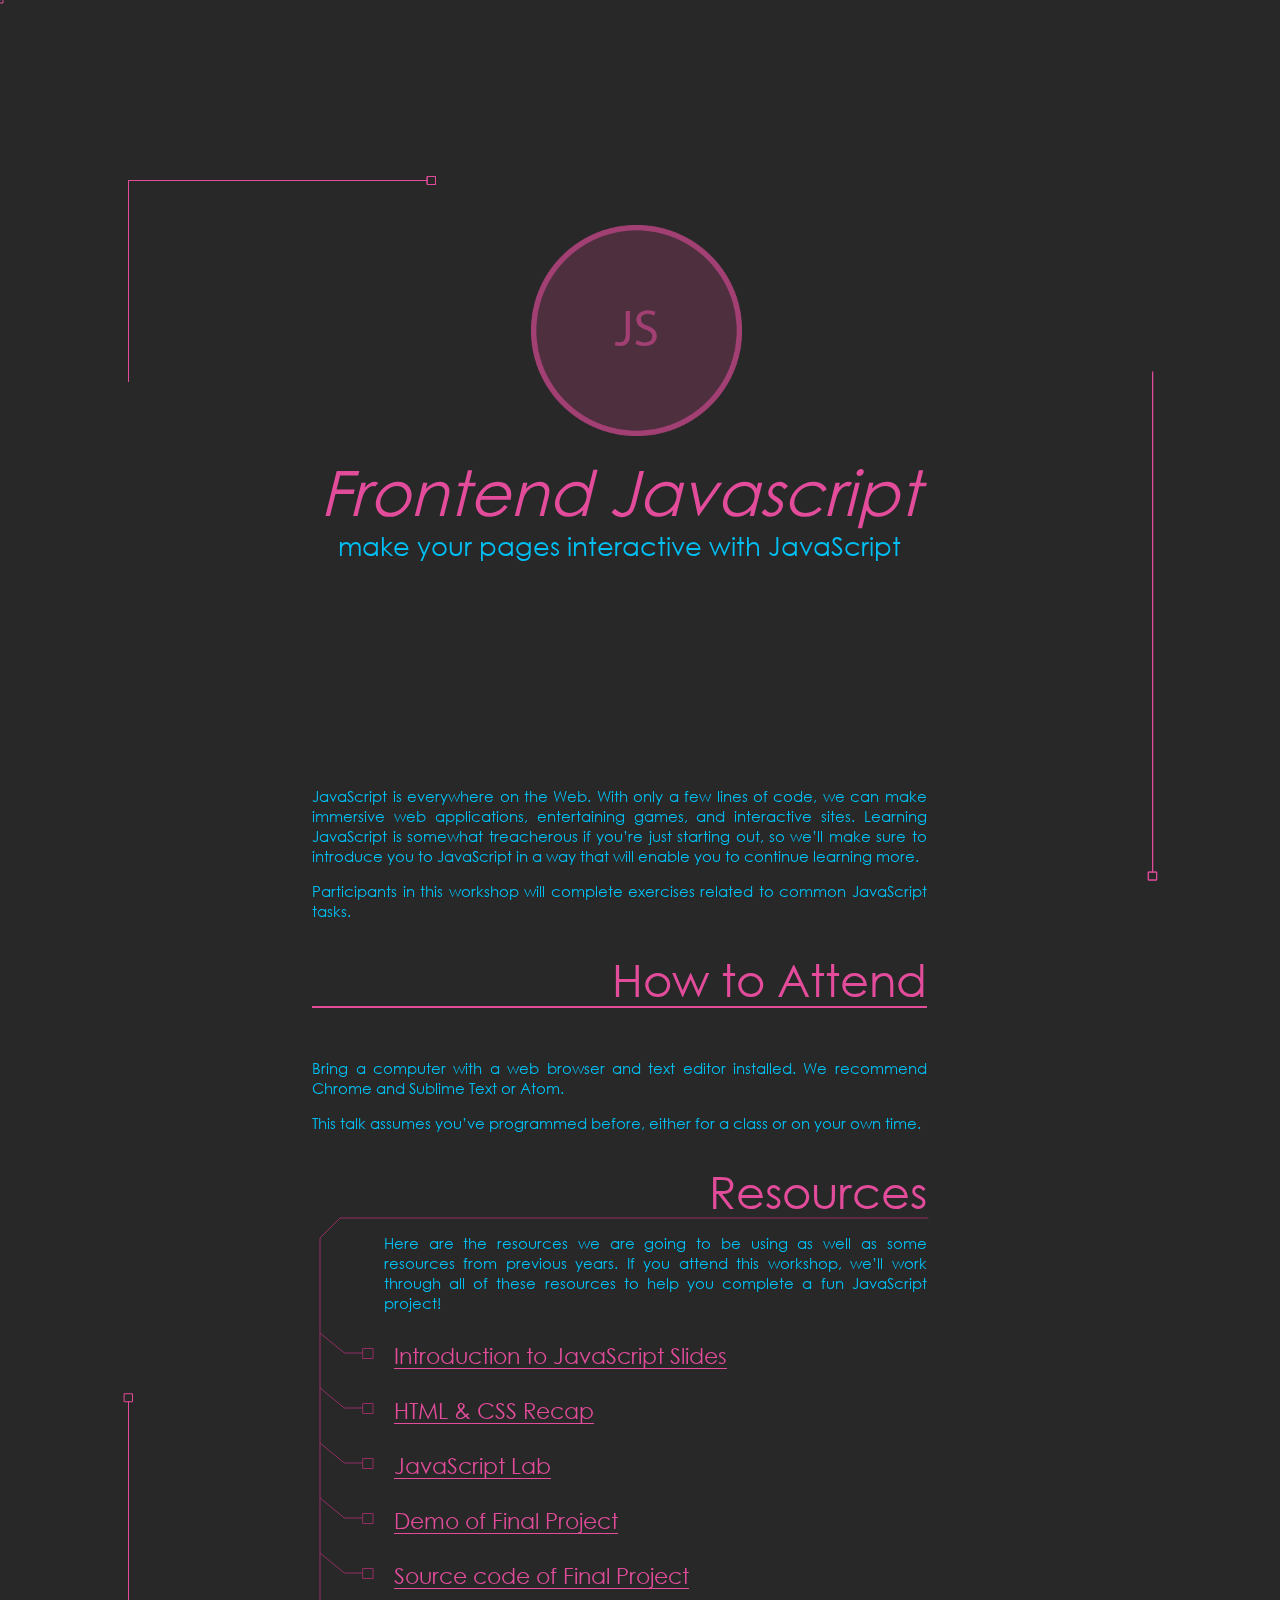
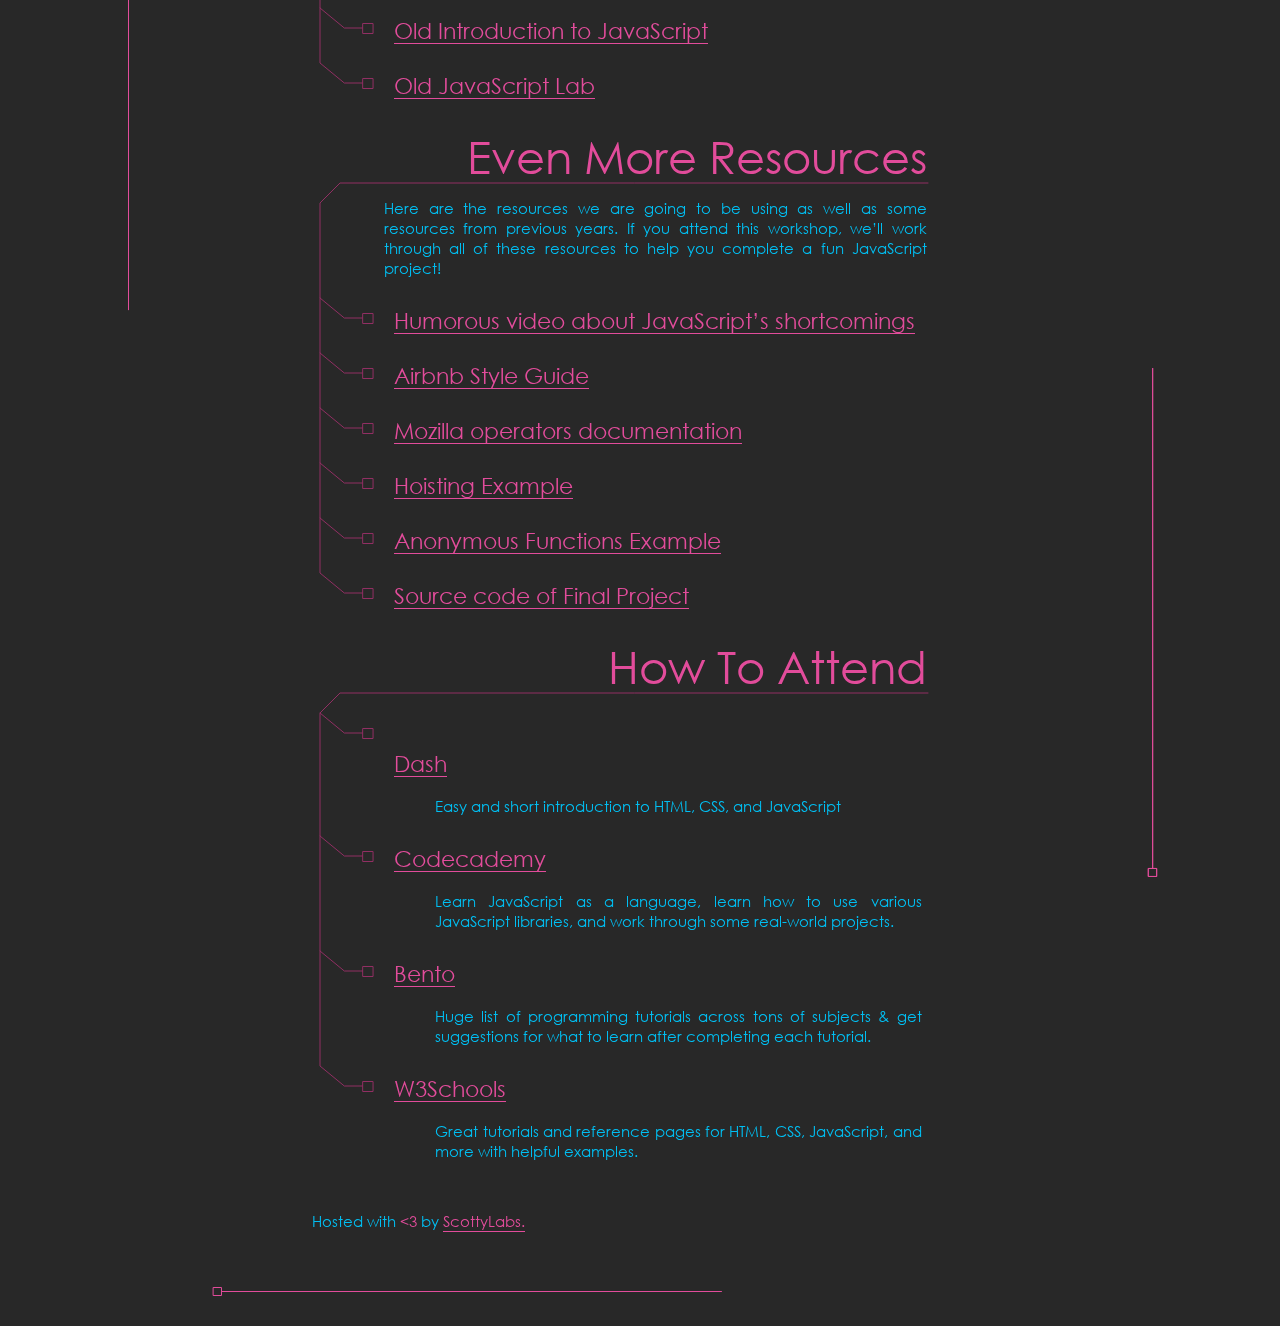
<file: javascript.html>
<!DOCTYPE html>
<html>
<head>
    <meta charset="utf-8">
    <meta http-equiv="X-UA-Compatible" content="IE=edge">
    <title>WDW | JavaScript</title>
    <meta name="viewport" content="width=device-width, initial-scale=1">
    <meta name="description" content="A talk series comprised of interactive workshops that teach the fundamentals of web development.">
    <link rel="icon" href="assets/mini_logo.png">
    <link rel="stylesheet" type="text/css" href="styles/style.css">
    <link rel="stylesheet" type="text/css" href="styles/javascript-style.css">
    <script src="p5.min.js"></script>
    <script src="p5.collide2d.min.js"></script>
    <script src="https://ajax.googleapis.com/ajax/libs/jquery/3.2.1/jquery.min.js"></script>
</head>

<body id=main style="background-color:#282828;">
    <div class=black-bar></div>
    <div class=label id=label1><img id=image_label src="assets/button.png"></div>
    <div class=label id=label2><img id=image_label src="assets/p5_button.png"></div>
    <div class=label id=label3><img id=image_label src="assets/react_button.png"></div>
    <div class=label id=label4><img id=image_label src="assets/design_button.png"></div>
    <div class=label id=label5><img id=image_label class=logo src="assets/js_button.png"></div>
    <div class=label id=label6><img id=image_label src="assets/html_button.png"></div>
    <div class=label id=label7><img id=image_label src="assets/basics_button.png"></div>
    <div class=label id=label8><img id=image_label src="assets/home_button.png"></div>
    <div class=main-encapsle>
        <script text="text/javascript" src="sketches/javascript-sketch.js"></script>
        <div name=top></div>
        <div id=border-start></div>
        <div id=logo-space></div>
        <div>
            <div id=main-logo style="height: 15vw"></div>
        </div>
        <div class=pink-text id=title-center>Frontend Javascript</div>
        <div class=blue-text id=subtitle-center>make your pages interactive with JavaScript</div>

        <p class=blue-text>JavaScript is everywhere on the Web. With only a few lines of code, we can make immersive web applications, entertaining games, and interactive sites. Learning JavaScript is somewhat treacherous if you’re just starting out, so we’ll make sure to introduce you to JavaScript in a way that will enable you to continue learning more.</p>
        <p class=blue-text>Participants in this workshop will complete exercises related to common JavaScript tasks.</p>

        <div class=pink-text id=header>How to Attend</div>
        <div class=line></div>
        <p class=blue-text style="margin-top: 50px">Bring a computer with a web browser and text editor installed. We recommend Chrome and Sublime Text or Atom.</p>
        <p class=blue-text>This talk assumes you’ve programmed before, either for a class or on your own time.</p>

        <div class=pink-text id=header>Resources</div>
        <div id=line-pre-01></div>
        <p class=blue-text style="margin-left: 25%; width:53%">Here are the resources we are going to be using as well as some resources from previous years. If you attend this workshop, we’ll work through all of these resources to help you complete a fun JavaScript project!</p>
        <div class="pink-text sub-header" id=line-obj-01><a class=pink_text href="https://scottylabs.org/">Introduction to JavaScript Slides</a></div>
        <div class="pink-text sub-header" id=line-obj-02><a class=pink_text href="https://scottylabs.org/">HTML & CSS Recap</a></div>
        <div class="pink-text sub-header" id=line-obj-03><a class=pink_text href="https://scottylabs.org/">JavaScript Lab</a></div>
        <div class="pink-text sub-header" id=line-obj-04><a class=pink_text href="https://scottylabs.org/">Demo of Final Project</a></div>
        <div class="pink-text sub-header" id=line-obj-05><a class=pink_text href="https://scottylabs.org/">Source code of Final Project</a></div>
        <div class="pink-text sub-header" id=line-obj-06><a class=pink_text href="https://scottylabs.org/">Old Introduction to JavaScript</a></div>
        <div class="pink-text sub-header" id=line-obj-07><a class=pink_text href="https://scottylabs.org/">Old JavaScript Lab</a></div>

        <div class=pink-text id=header>Even More Resources</div>
        <div id=line-pre-02></div>
        <p class=blue-text style="margin-left: 25%; width:53%">Here are the resources we are going to be using as well as some resources from previous years. If you attend this workshop, we’ll work through all of these resources to help you complete a fun JavaScript project!</p>
        <div class="pink-text sub-header" id=line-obj-08><a class=pink_text href="https://scottylabs.org/">Humorous video about JavaScript’s shortcomings</a></div>
        <div class="pink-text sub-header" id=line-obj-09><a class=pink_text href="https://scottylabs.org/">Airbnb Style Guide</a></div>
        <div class="pink-text sub-header" id=line-obj-10><a class=pink_text href="https://scottylabs.org/">Mozilla operators documentation</a></div>
        <div class="pink-text sub-header" id=line-obj-11><a class=pink_text href="https://scottylabs.org/">Hoisting Example</a></div>
        <div class="pink-text sub-header" id=line-obj-12><a class=pink_text href="https://scottylabs.org/">Anonymous Functions Example</a></div>
        <div class="pink-text sub-header" id=line-obj-13><a class=pink_text href="https://scottylabs.org/">Source code of Final Project</a></div>

        <div class=pink-text id=header>How To Attend</div>
        <div id=line-pre-03></div>
        <div class="pink-text sub-header sub-header-first" id=line-obj-14><a class=pink_text href="https://scottylabs.org/">Dash</a></div>
        <div class="blue-text sub-text">Easy and short introduction to HTML, CSS, and JavaScript</div>
        <div class="pink-text sub-header" id=line-obj-15><a class=pink_text href="https://scottylabs.org/">Codecademy</a></div>
        <div class="blue-text sub-text">Learn JavaScript as a language, learn how to use various JavaScript libraries, and work through some real-world projects.</div>
        <div class="pink-text sub-header" id="line-obj-16"><a class=pink_text href="https://scottylabs.org/">Bento</a></div>
        <div class="blue-text sub-text">Huge list of programming tutorials across tons of subjects & get suggestions for what to learn after completing each tutorial.</div>
        <div class="pink-text sub-header" id="line-obj-17"><a class=pink_text href="https://scottylabs.org/">W3Schools</a></div>
        <div class="blue-text sub-text">Great tutorials and reference pages for HTML, CSS, JavaScript, and more with helpful examples.</div>


        <p class=blue-text style="margin-top: 50px; padding-bottom: 5vh;">Hosted with <span style="color:#e24c9b"><3</span> by <a class=pink_text href="https://scottylabs.org/">ScottyLabs.</a></p>
        <div id=border-end style="margin-bottom: 50px;"></div>
    </div>
    <script src="setups/javascript-setup.js"></script>
</body>
</html>
</file>
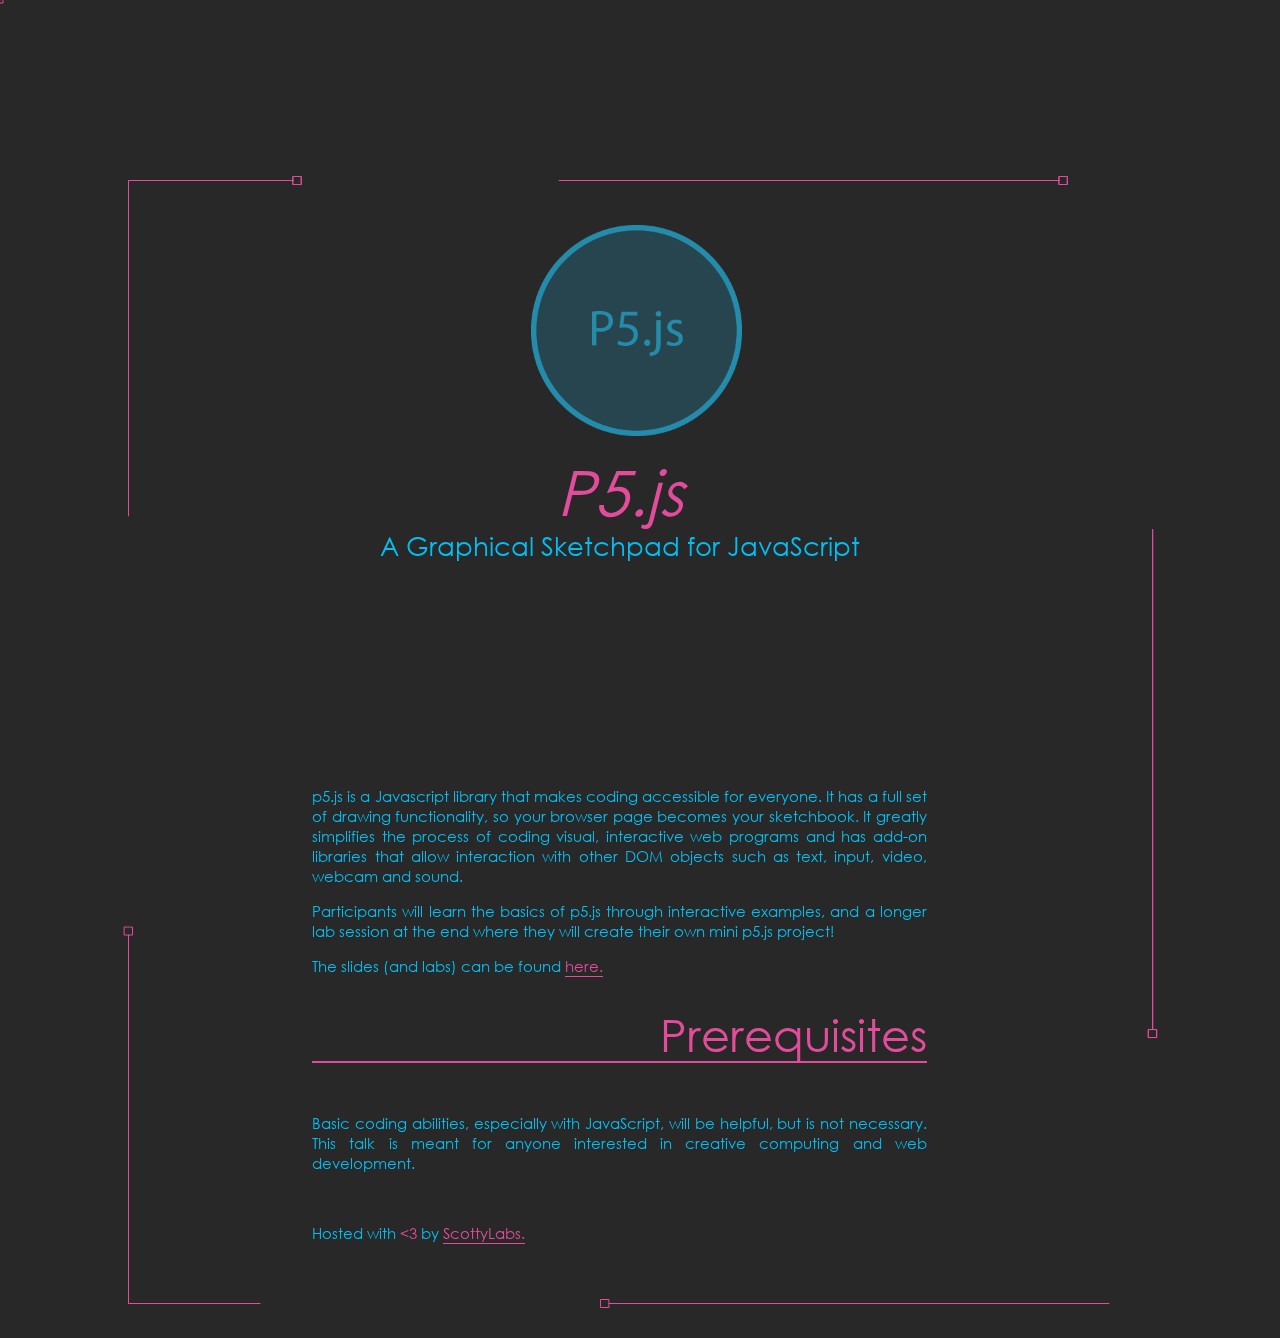
<file: p5js.html>
<!DOCTYPE html>
<html>
<head>
    <meta charset="utf-8">
    <meta http-equiv="X-UA-Compatible" content="IE=edge">
    <title>WDW | P5.js</title>
    <meta name="viewport" content="width=device-width, initial-scale=1">
    <meta name="description" content="A talk series comprised of interactive workshops that teach the fundamentals of web development.">
    <link rel="icon" href="assets/mini_logo.png">
    <link rel="stylesheet" type="text/css" href="styles/style.css">
    <link rel="stylesheet" type="text/css" href="styles/p5js-style.css">
    <script src="p5.min.js"></script>
    <script src="p5.collide2d.min.js"></script>
    <script src="https://ajax.googleapis.com/ajax/libs/jquery/3.2.1/jquery.min.js"></script>
</head>

<body id=main style="background-color:#282828;">
    <div class=black-bar></div>
    <div class=label id=label1><img id=image_label src="assets/button.png"></div>
    <div class=label id=label2><img id=image_label class=logo src="assets/p5_button.png"></div>
    <div class=label id=label3><img id=image_label src="assets/react_button.png"></div>
    <div class=label id=label4><img id=image_label src="assets/design_button.png"></div>
    <div class=label id=label5><img id=image_label src="assets/js_button.png"></div>
    <div class=label id=label6><img id=image_label src="assets/html_button.png"></div>
    <div class=label id=label7><img id=image_label src="assets/basics_button.png"></div>
    <div class=label id=label8><img id=image_label src="assets/home_button.png"></div>
    <div class=main-encapsle>
        <script text="text/javascript" src="sketches/p5js-sketch.js"></script>
        <div name=top></div>
        <div id=border-start></div>
        <div id=logo-space></div>
        <div>
            <div id=main-logo style="height: 15vw"></div>
        </div>
        <div class=pink-text id=title-center>P5.js</div>
        <div class=blue-text id=subtitle-center>A Graphical Sketchpad for JavaScript</div>

        <p class=blue-text>p5.js is a Javascript library that makes coding accessible for everyone. It has a full set of drawing functionality, so your browser page becomes your sketchbook. It greatly simplifies the process of coding visual, interactive web programs and has add-on libraries that allow interaction with other DOM objects such as text, input, video, webcam and sound.</p>
        <p class=blue-text>Participants will learn the basics of p5.js through interactive examples, and a longer lab session at the end where they will create their own mini p5.js project!</p>
        <p class=blue-text>The slides (and labs) can be found <a class=pink_text href="https://scottylabs.org/">here.</a></p>

        <div class=pink-text id=header>Prerequisites</div>
        <div class=line></div>
        <p class=blue-text style="margin-top: 50px">Basic coding abilities, especially with JavaScript, will be helpful, but is not necessary. This talk is meant for anyone interested in creative computing and web development.</p>

        <p class=blue-text style="margin-top: 50px; padding-bottom: 5vh;">Hosted with <span style="color:#e24c9b"><3</span> by <a class=pink_text href="https://scottylabs.org/">ScottyLabs.</a></p>
        <div id=border-end style="margin-bottom: 50px;"></div>
    </div>
    <script src="setups/p5js-setup.js"></script>
</body>
</html>
</file>
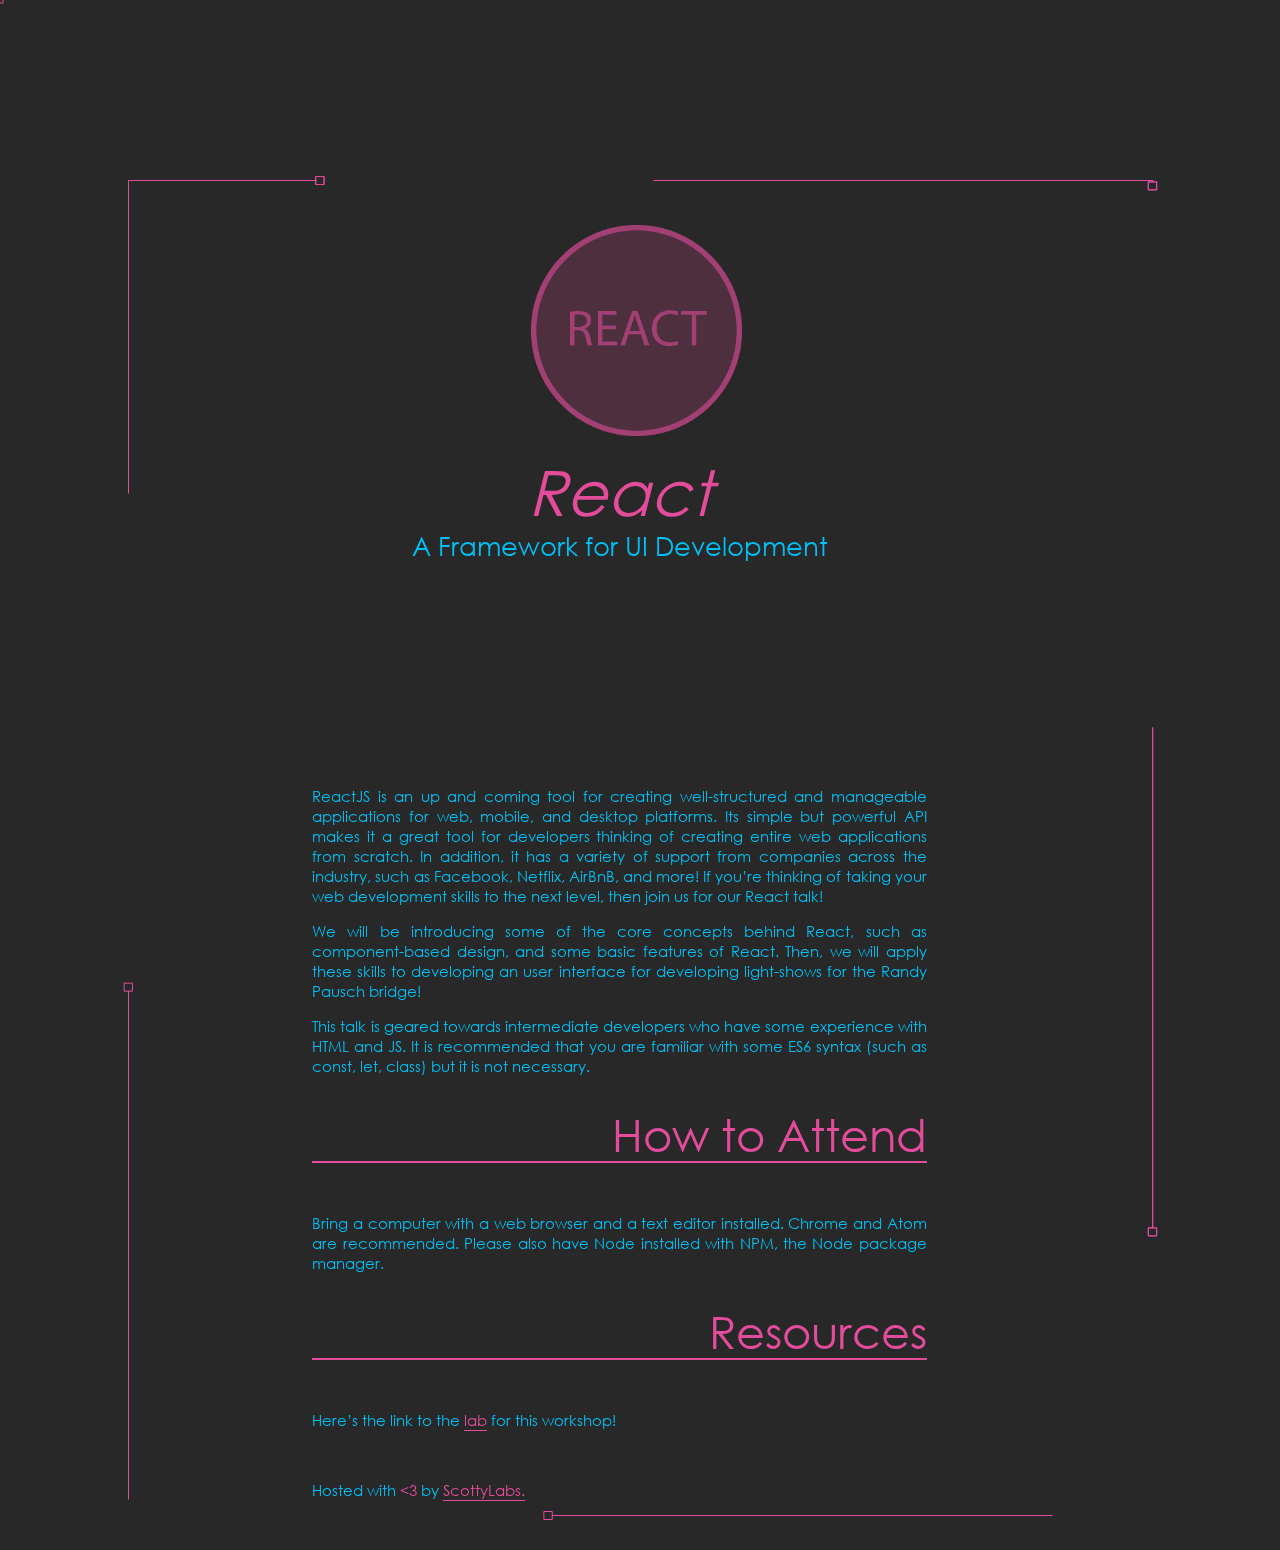
<file: react.html>
<!DOCTYPE html>
<html>
<head>
    <meta charset="utf-8">
    <meta http-equiv="X-UA-Compatible" content="IE=edge">
    <title>WDW | React</title>
    <meta name="viewport" content="width=device-width, initial-scale=1">
    <meta name="description" content="A talk series comprised of interactive workshops that teach the fundamentals of web development.">
    <link rel="icon" href="assets/mini_logo.png">
    <link rel="stylesheet" type="text/css" href="styles/style.css">
    <link rel="stylesheet" type="text/css" href="styles/react-style.css">
    <script src="p5.min.js"></script>
    <script src="p5.collide2d.min.js"></script>
    <script src="https://ajax.googleapis.com/ajax/libs/jquery/3.2.1/jquery.min.js"></script>
</head>

<body id=main style="background-color:#282828;">
    <div class=black-bar></div>
    <div class=label id=label1><img id=image_label src="assets/button.png"></div>
    <div class=label id=label2><img id=image_label src="assets/p5_button.png"></div>
    <div class=label id=label3><img id=image_label class=logo src="assets/react_button.png"></div>
    <div class=label id=label4><img id=image_label src="assets/design_button.png"></div>
    <div class=label id=label5><img id=image_label src="assets/js_button.png"></div>
    <div class=label id=label6><img id=image_label src="assets/html_button.png"></div>
    <div class=label id=label7><img id=image_label src="assets/basics_button.png"></div>
    <div class=label id=label8><img id=image_label src="assets/home_button.png"></div>
    <div class=main-encapsle>
        <script text="text/javascript" src="sketches/react-sketch.js"></script>
        <div name=top></div>
        <div id=border-start></div>
        <div id=logo-space></div>
        <div>
            <div id=main-logo style="height: 15vw"></div>
        </div>
        <div class=pink-text id=title-center>React</div>
        <div class=blue-text id=subtitle-center>A Framework for UI Development</div>

        <p class=blue-text>ReactJS is an up and coming tool for creating well-structured and manageable applications for web, mobile, and desktop platforms. Its simple but powerful API makes it a great tool for developers thinking of creating entire web applications from scratch. In addition, it has a variety of support from companies across the industry, such as Facebook, Netflix, AirBnB, and more! If you’re thinking of taking your web development skills to the next level, then join us for our React talk!</p>
        <p class=blue-text>We will be introducing some of the core concepts behind React, such as component-based design, and some basic features of React. Then, we will apply these skills to developing an user interface for developing light-shows for the Randy Pausch bridge!</p>
        <p class=blue-text>This talk is geared towards intermediate developers who have some experience with HTML and JS. It is recommended that you are familiar with some ES6 syntax (such as const, let, class) but it is not necessary.</p>

        <div class=pink-text id=header>How to Attend</div>
        <div class=line></div>
        <p class=blue-text style="margin-top: 50px">Bring a computer with a web browser and a text editor installed. Chrome and Atom are recommended. Please also have Node installed with NPM, the Node package manager.</p>

        <div class=pink-text id=header>Resources</div>
        <div class=line></div>
        <p class=blue-text style="margin-top: 50px">Here’s the link to the <a class=pink_text href="https://scottylabs.org/">lab</a> for this workshop!</p>

        <p class=blue-text style="margin-top: 50px;">Hosted with <span style="color:#e24c9b"><3</span> by <a class=pink_text href="https://scottylabs.org/">ScottyLabs.</a></p>
        <div id=border-end style="margin-bottom: 50px;"></div>
    </div>
    <script src="setups/react-setup.js"></script>
</body>
</html>
</file>
<file: styles/style.css>
@font-face {
    font-family: "Century Gothic";
    src: url(../assets/GOTHIC.TTF);
}

canvas { 
    position: absolute; 
    top: 0px;
    right: 0px; 
}

html, body {
    margin: 0;
    padding: 0;
}

a.pink_text {
    color:#e24c9b;
    text-decoration: none;
    border-bottom: 1px solid #e24c9b;
    transition: all 0.5s;
}

a.pink_text:hover {
    color: #f970b8;
    border-bottom: 1px solid #f970b8;
}

a.blue_text {
    color: #00bff3;   
    text-decoration: none;
    border-bottom: 1px solid #00bff3;
    transition: all 0.5s;
}

a.blue_text:hover {
    color: #51d9ff;   
    border-bottom: 1px solid #51d9ff;
}

.black-bar {
    position: fixed;
    z-index: 98;
    top: 0;
    margin: 0 0 0 0;
    padding: 0 0 0 0;
    width: 100%;
    height: 10vh;
    background: black;
    box-shadow: 0 0 20px 5px black;
    opacity: 0;
    transition: all 1s;
}

.label {
    position: fixed;
    top: 85%;
    left: 100%;
    width: 65px;
    z-index: 99;
    text-align: center;
    opacity: 0.65;
}

#label1 {
    top: 85%;
    width: 45px;
    transition: left 2.5s, top 1s, opacity 0.5s;
}

#label2 {
    top: 65%;
    transition: left 2s, top 1s, opacity 0.5s;
}

#label3 {
    top: 45%;
    transition: left 1.5s, top 1s, opacity 0.5s;
}

#label4 {
    top: 25%;
    transition: left 1s, top 1s, opacity 0.5s;
}

#label5 {
    top: 65%;
    left: -65px;
    transition: left 2s, top 1s, opacity 0.5s;
}

#label6 {
    top: 45%;
    left: -65px;
    transition: left 1.5s, top 1s, opacity 0.5s;
}

#label7 {
    top: 25%;
    left: -65px;
    transition: left 1s, top 1s, opacity 0.5s;
}

#label8 {
    top: 10%;
    left: -65px;
    width: 45px;
    transition: top 1s, left 0.75s, top 1s, opacity 0.5s;
}

#image_label {
    width: 100%;
}

.main-encapsle{
    margin-left: 10%;
    width: 80%;
}

.pink-text {
    color: #e24c9b;
    font-family: "Century Gothic";
    font-size: 15px;
    width: 60%;
    margin-left: 18%;
}

.blue-text {
    color: #00bff3;
    font-family: "Century Gothic";
    font-size: 15px;
    width: 60%;
    margin-left: 18%;
    text-align: justify;
}

#logo-space {
    padding-top: 10vh;
    margin-top: 20vh;
    margin-bottom: -10px;
    margin-left: 17%;
    margin-right: 13%;
}

#title {
    font-size: 4.9vw;
    font-style: italic;
    margin-left: 17%;
    margin-bottom: -5px;
    width: 70%;
}

#title-center {
    font-size: 4.9vw;
    font-style: italic;
    text-align: center;
}

#subtitle {
    font-size: 2vw;
    margin-left: 18%;
    width: 70%;
    margin-bottom: 25vh;
}

#subtitle-center {
    font-size: 2vw;
    text-align: center;
    margin-bottom: 25vh;
}

#header {
    font-size: 45px;
    margin-top: 30px;
    text-align: right;
}

.sub-header {
    margin-left: 26%;
    margin-top: 20px;
    margin-bottom: 20px;
    font-size: 35px;
}

.sub-header-first {
    margin-top: 50px;
}

.sub-text {
    margin-left: 30%;
    width: 47.5%;
}

#date-text {
    margin-top: 50px;
    font-size: 40px;
}

#session {
    font-size: 35px;
}

.schedule-element {
    width: 60%;
    margin-left: 18%;
    height: 50px;
}

#schedule-talk {
    font-size: 20px;
    margin: 0 0 0 0;
    width: 50%;
    float: left;
    text-align: left;
}

#schedule-time {
    font-size: 20px;
    margin: 0 0 0 0;
    width: 50%;
    float: right;
    text-align: right;
}

.horizontal-line {
    width: calc(55% - 50px);
    height: 1px;
    margin-left: calc(22.5% + 50px);
    background: #e24c9b;
}

.diag-line {
    width: 5.8%;
    height: 1px;
    margin-left: 22.5%;
    margin-top: 50px;
    margin-bottom: -1px;
    background: #e24c9b;
    transform-origin: 0;
    transform: rotate(-45deg);
}

.rev-diag-line {
    width: 5.8%;
    height: 1px;
    margin-left: 22.5%;
    background: #e24c9b;
    transform-origin: 0;
    transform: rotate(45deg);
}

.vertical-line {
    height: 1px;
    margin-left: 22.5%;
    background: #e24c9b;
    transform-origin: 0;
    transform: rotate(90deg);
}

.vertical-line-02 {
    height: 1px;
    margin-left: 22.5%;
    background: #e24c9b;
    transform-origin: 0;
    transform: rotate(90deg);
}

.prev-talks {
    margin-left: 26%;
    text-align: left;
    width:60%;
}

#prev-talk-first {
    margin-top: 50px;
}

@media screen and (max-width: 900px) {

    .pink-text {
        font-size: 15px;
    }

    .blue-text {
        font-size: 15px;
    }

    #schedule-talk {
        font-size: 15px;
    }

    #schedule-time {
        font-size: 12px;
    }

    .sub-header {
        font-size: 20px;
        margin-top: 33px;
        margin-left: 27%;
    }

    .sub-header-first {
        margin-top: 62px;
    }

}

@media screen and (max-width: 700px) {

    .label {
        width: 9%;
    }

    #label1 {
        top: calc(97% - 35px);
        left: calc(95% - 35px);
        width: 35px;
    }

    #label2 {
        top: 3%;
        left: 83%;
    }

    #label3 {
        top: 3%;
        left: 68%;
    }

    #label4 {
        top: 3%;
        left: 52%;
    }

    #label5 {
        top: 3%;
        left: 37%;
    }

    #label6 {
        top: 3%;
        left: 21%;
    }

    #label7 {
        top: 3%;
        left: 6%;
    }

    #label8 {
        top: calc(97% - 35px);
        left: 3%;
        width: 35px;
    }

    #image_label {
        width: 125%;
    }

    #title-center {
        font-size: 7vw;
    }

    #subtitle-center {
        font-size: 3.5vw;
    }

    .pink-text {
        font-size: 11px;
        width: 80%;
        margin-left: 10%;
    }

    .blue-text {
        font-size: 11px;
        width: 80%;
        margin-left: 10%;
    }

    #header {
        font-size: 23px;
        margin-top: 30px;
    }

    .sub-header {
        font-size: 16px;
        margin-top: 33px;
        margin-left: 25%;
    }

    .sub-header-first {
        margin-top: 62px;
    }

    .sub-text {
        margin-left: 30%;
        width: 57%;
    }

    #date-text {
        font-size: 20px;
    }

    #session {
        margin-bottom: 25px;
        padding-top: 10px;
        margin-left: 17%;
        font-size: 17px;
    }

    .schedule-element {
        width: 60%;
        margin-left: 18%;
        margin-top: 10px;
        margin-bottom: 10px;
        height: 30px;
    }

    #schedule-talk {
        font-size: 11px;
        margin-top: 
    }

    #schedule-time {
        font-size: 10px;
    }

    .prev-talks {
        margin-left: 25%;
        width: 40%;
    }

}

#defaultCanvas0 {
    z-index: -10;
}
</file>
<file: styles/basics-style.css>
.sub-header {
    font-size: 22px;
    margin-top: 30px;
}

.sub-header-first {
    margin-top: 58px;
}

.line {
    background: #e24c9b;
    width: 60%;
    height: 2px;
    margin-left: 18%;
}

#label7 {
    top: 25%;
    left: 55%;
    text-align: center;
    transition: left 1s, top 1s, opacity 0.5s;
}

.logo {
    width: 0%;
    display: block;
    margin-left: auto;
    margin-right: auto;
    transition: all 2s;
}

@media screen and (max-width: 700px) {

    .line {
        width: 80%;
        height: 1px;
        margin-left: 10%;
    }

    #label7 {
        top: 22%;
    }
}
</file>
<file: styles/design-style.css>
.sub-header {
    font-size: 22px;
    margin-top: 30px;
}

.sub-header-first {
    margin-top: 58px;
}

.line {
    background: #e24c9b;
    width: 60%;
    height: 2px;
    margin-left: 18%;
}

#label4 {
    top: 25%;
    left: 55%;
    text-align: center;
    transition: left 1s, top 1s, opacity 0.5s;
}

.logo {
    width: 0%;
    display: block;
    margin-left: auto;
    margin-right: auto;
    transition: all 2s;
}

@media screen and (max-width: 700px) {

    .sub-header {
        font-size: 16px;
        margin-top: 33px;
        margin-left: 25%;
    }

    .sub-header-first {
        margin-top: 62px;
    }

    .line {
        width: 80%;
        height: 1px;
        margin-left: 10%;
    }

    #label4 {
        top: 22%;
    }
}
</file>
<file: styles/html-style.css>
.sub-header {
    font-size: 22px;
    margin-top: 30px;
}

.sub-header-first {
    margin-top: 58px;
}

.line {
    background: #e24c9b;
    width: 60%;
    height: 2px;
    margin-left: 18%;
}

#label6 {
    top: 25%;
    left: 55%;
    text-align: center;
    transition: left 1s, top 1s, opacity 0.5s;
}

.logo {
    width: 0%;
    display: block;
    margin-left: auto;
    margin-right: auto;
    transition: all 2s;
}

@media screen and (max-width: 700px) {

    .line {
        width: 80%;
        height: 1px;
        margin-left: 10%;
    }

    #label6 {
        top: 22%;
    }
}
</file>
<file: styles/javascript-style.css>
.sub-header {
    font-size: 22px;
    margin-top: 30px;
}

.sub-header-first {
    margin-top: 58px;
}

.line {
    background: #e24c9b;
    width: 60%;
    height: 2px;
    margin-left: 18%;
}

#label5 {
    top: 25%;
    left: 55%;
    text-align: center;
    transition: left 1s, top 1s, opacity 0.5s;
}

.logo {
    width: 0%;
    display: block;
    margin-left: auto;
    margin-right: auto;
    transition: all 2s;
}

@media screen and (max-width: 700px) {

    .sub-header {
        font-size: 16px;
        margin-top: 33px;
        margin-left: 25%;
    }

    .sub-header-first {
        margin-top: 62px;
    }

    .line {
        width: 80%;
        height: 1px;
        margin-left: 10%;
    }

    #label5 {
        top: 22%;
    }
}
</file>
<file: styles/p5js-style.css>
.sub-header {
    font-size: 22px;
    margin-top: 30px;
}

.sub-header-first {
    margin-top: 58px;
}

.line {
    background: #e24c9b;
    width: 60%;
    height: 2px;
    margin-left: 18%;
}

#label2 {
    top: 25%;
    left: 55%;
    text-align: center;
    transition: left 1s, top 1s, opacity 0.5s;
}

.logo {
    width: 0%;
    display: block;
    margin-left: auto;
    margin-right: auto;
    transition: all 2s;
}

@media screen and (max-width: 700px) {

    .line {
        width: 80%;
        height: 1px;
        margin-left: 10%;
    }

    #label2 {
        top: 22%;
    }
}
</file>
<file: styles/react-style.css>
.sub-header {
    font-size: 22px;
    margin-top: 30px;
}

.sub-header-first {
    margin-top: 58px;
}

.line {
    background: #e24c9b;
    width: 60%;
    height: 2px;
    margin-left: 18%;
}

#label3 {
    top: 25%;
    left: 55%;
    text-align: center;
    transition: left 1s, top 1s, opacity 0.5s;
}

.logo {
    width: 0%;
    display: block;
    margin-left: auto;
    margin-right: auto;
    transition: all 2s;
}

@media screen and (max-width: 700px) {

    .line {
        width: 80%;
        height: 1px;
        margin-left: 10%;
    }

    #label3 {
        top: 22%;
    }
}
</file>
